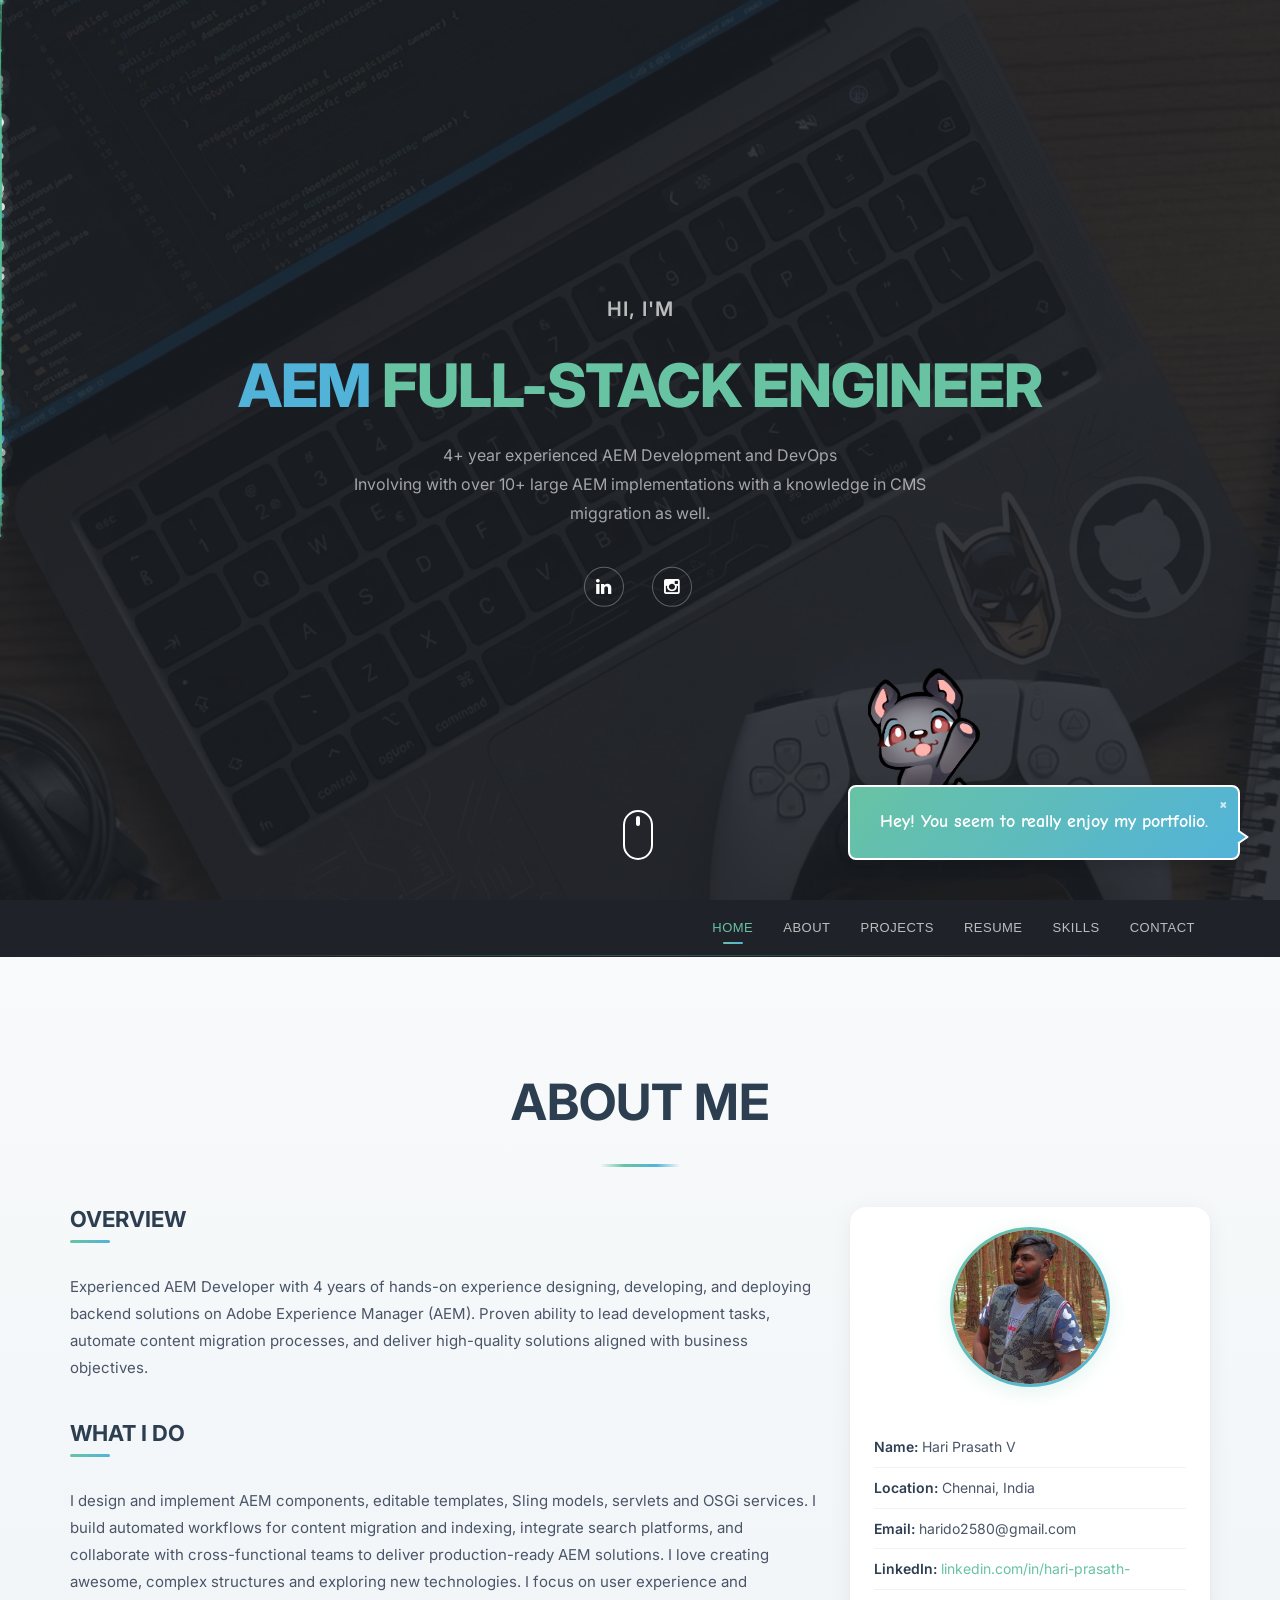
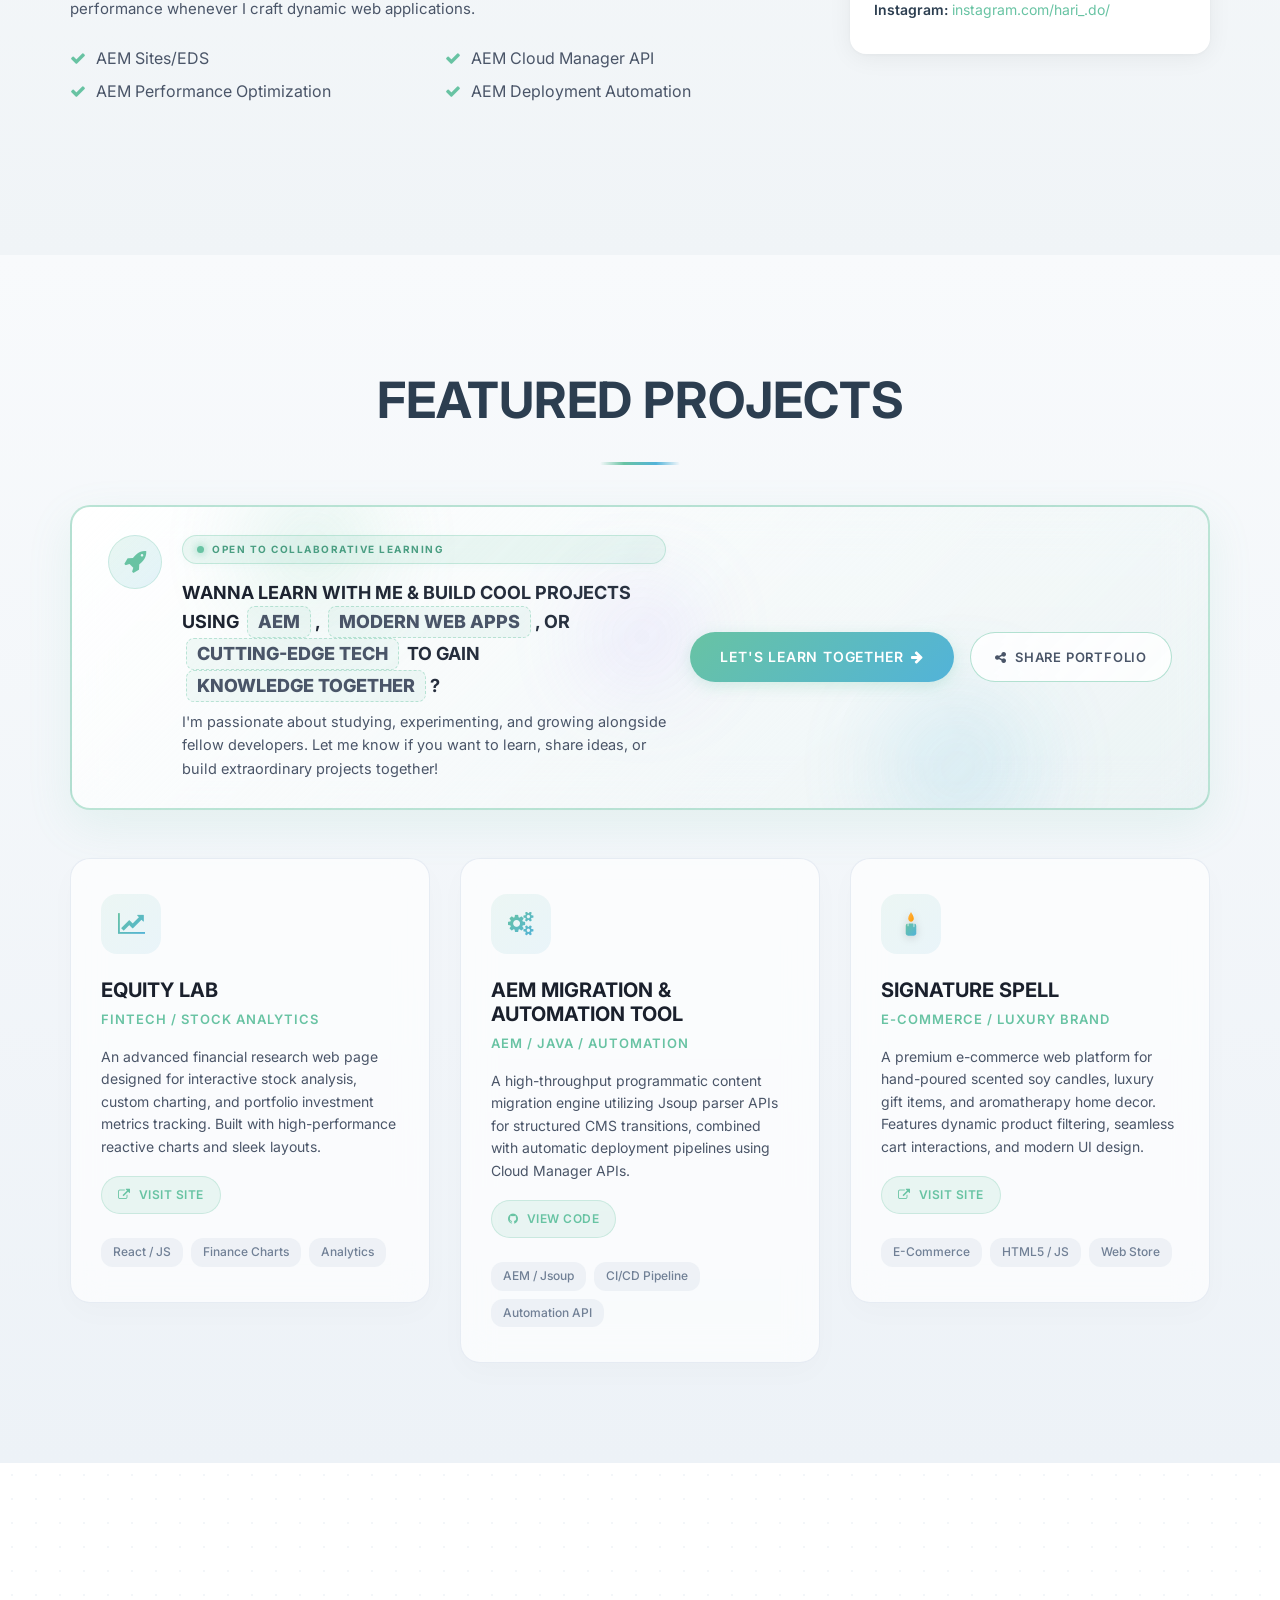
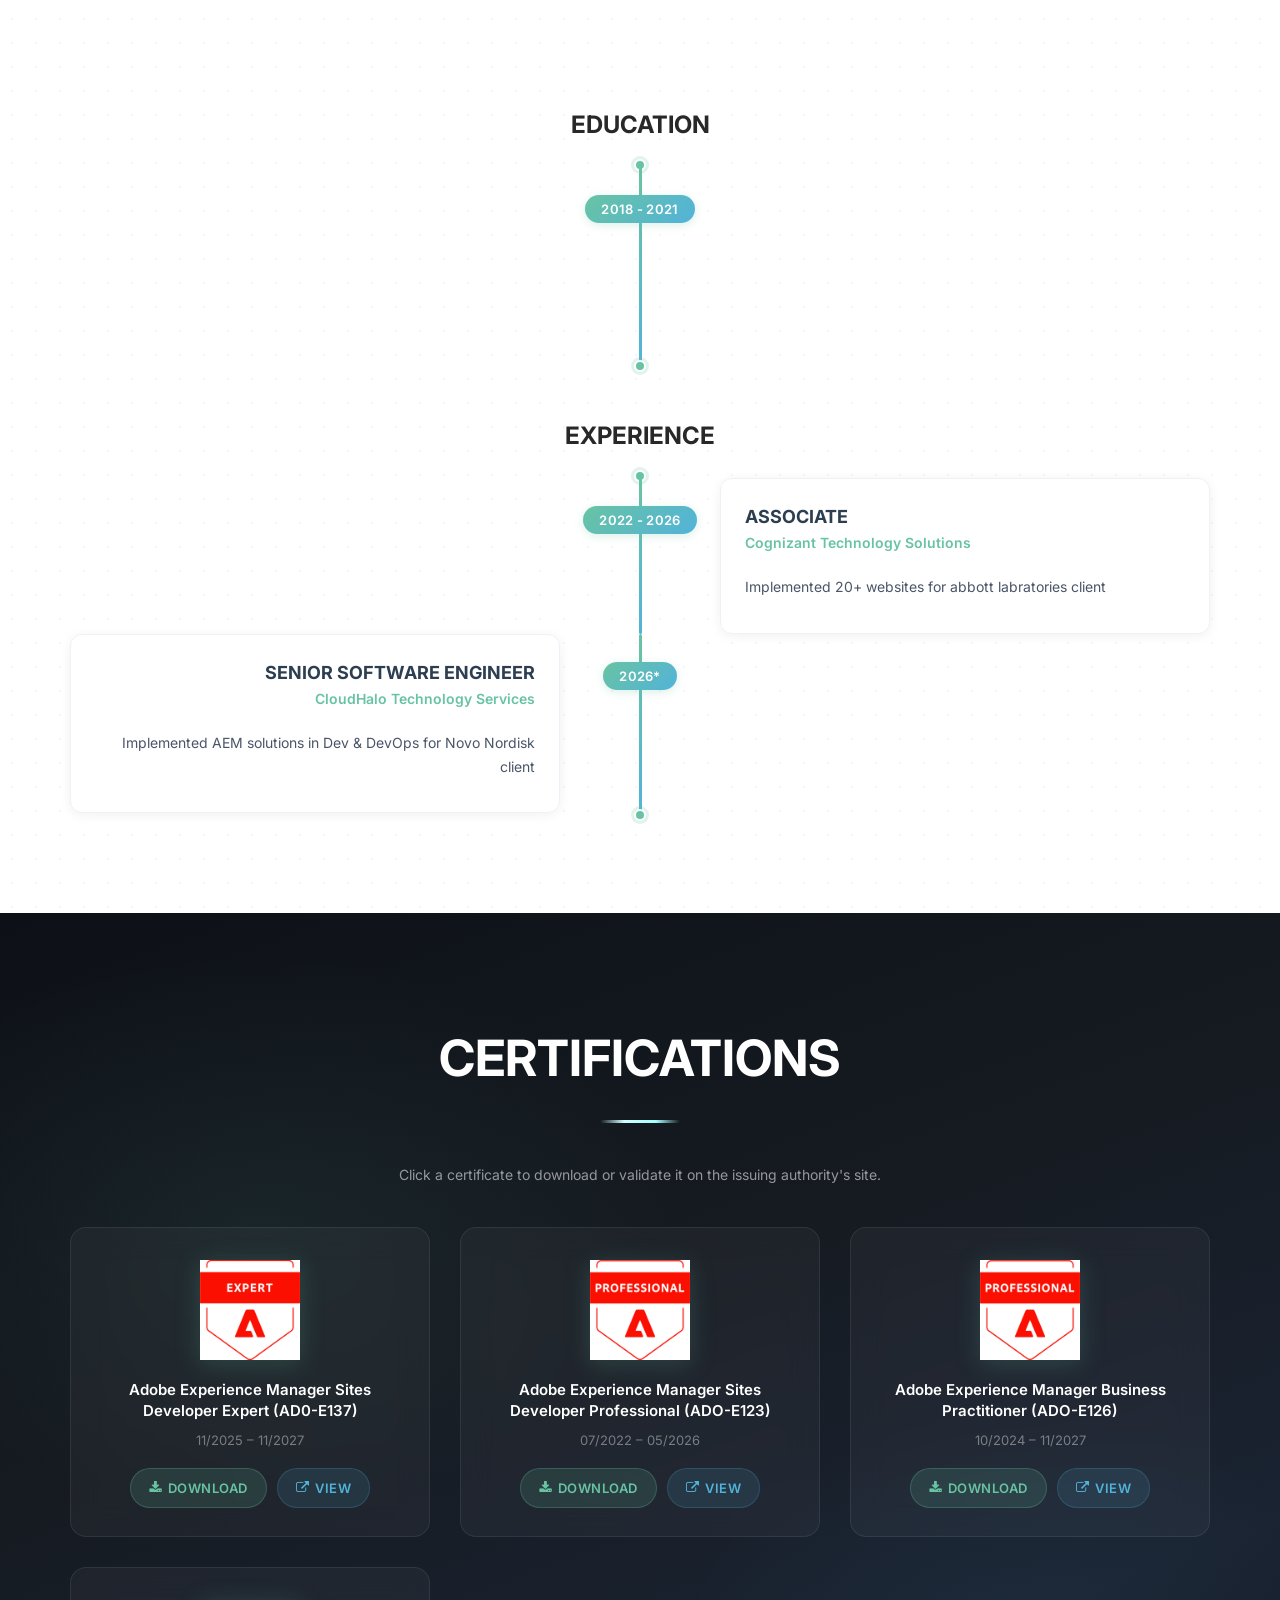
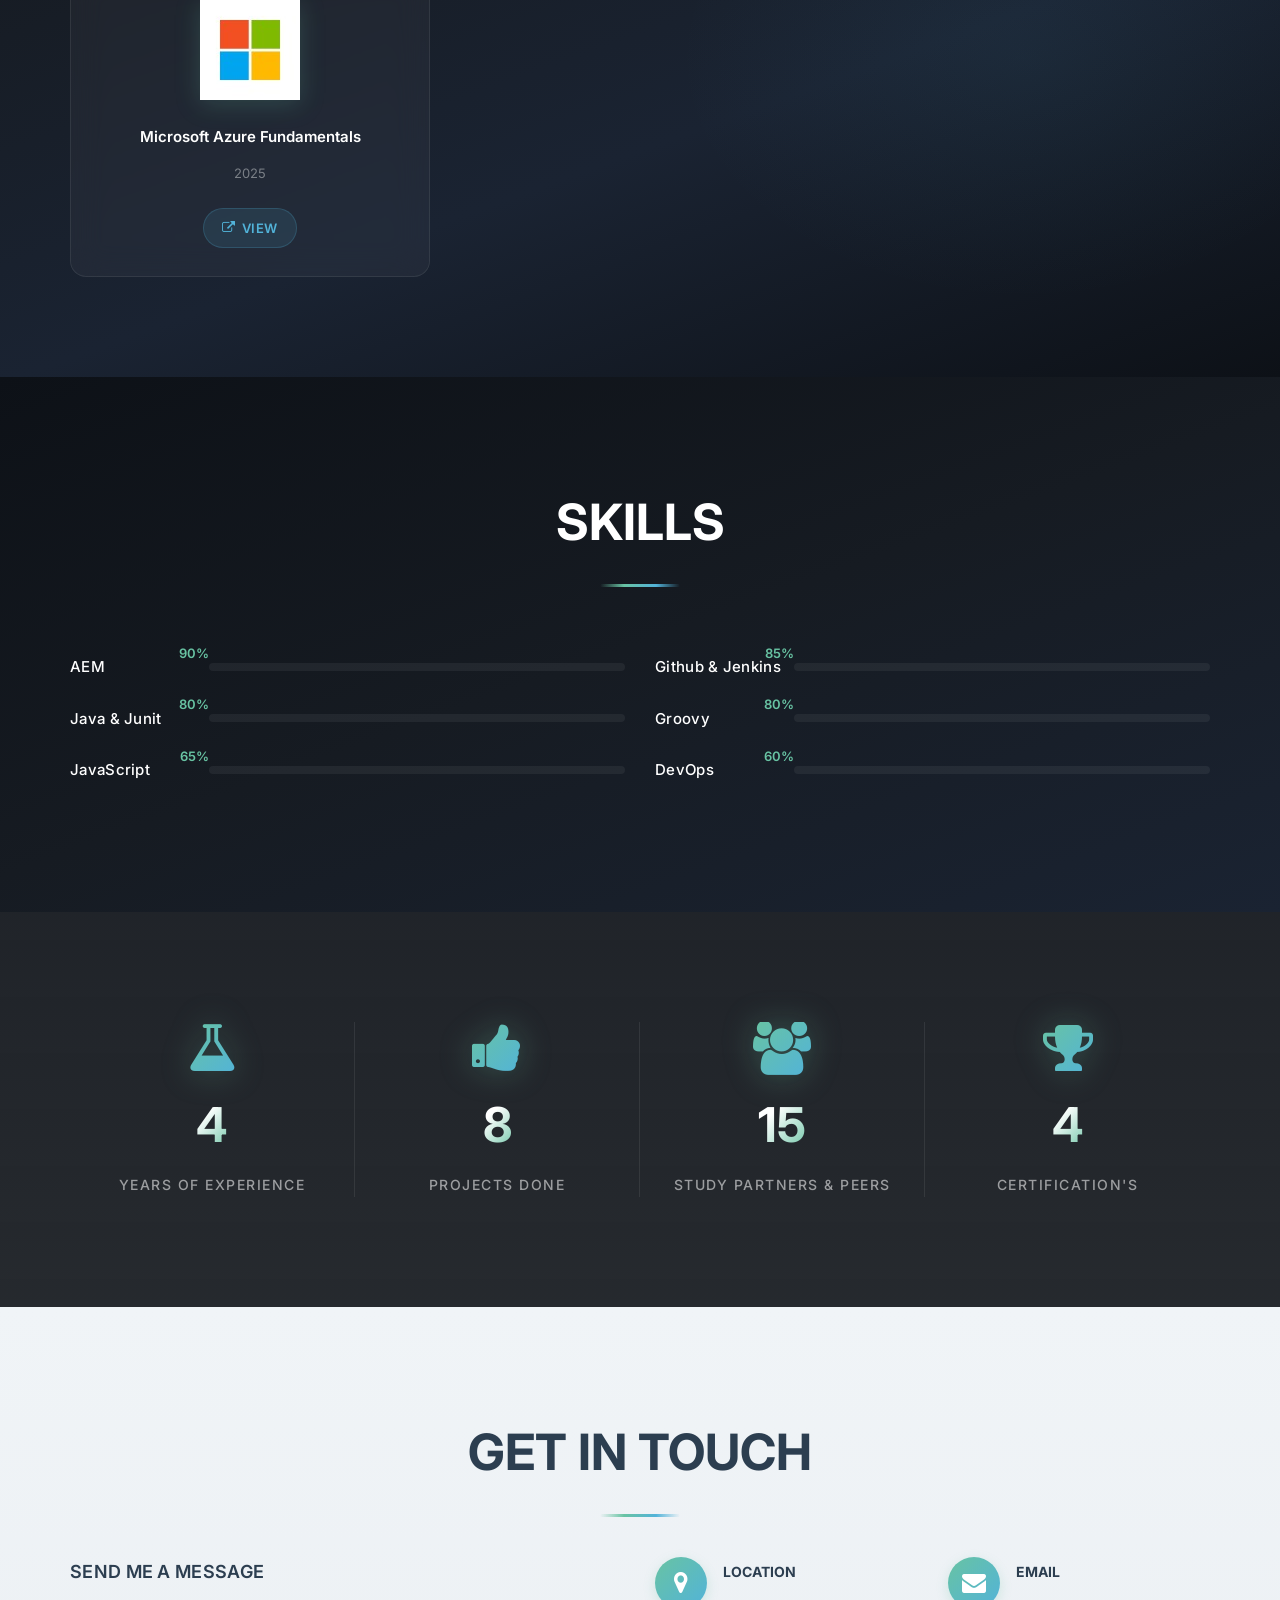
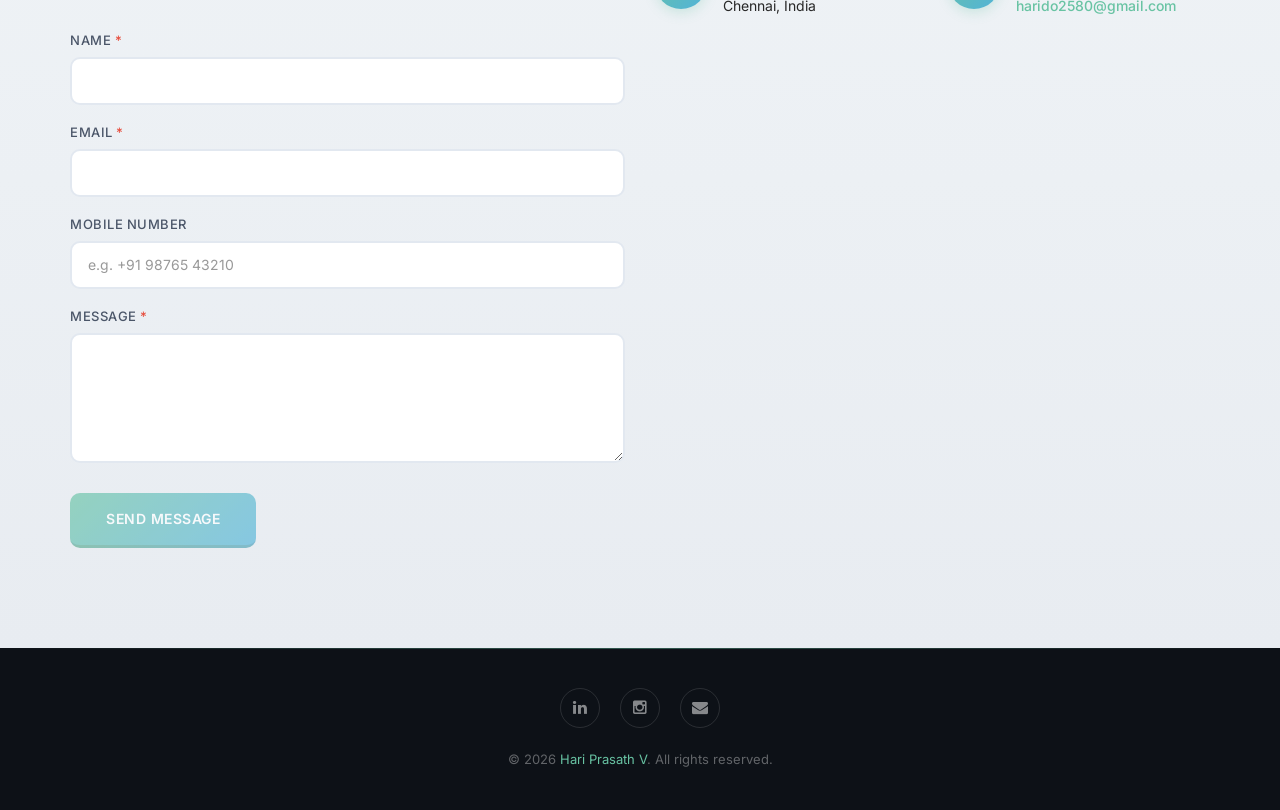
<file: index.html>
<!doctype html>
<html lang="en">
  <head>
    <meta charset="UTF-8" />
    <meta name="viewport" content="width=device-width, initial-scale=1.0" />
    <meta
      name="description"
      content="Hari Prasath V — AEM Full-Stack Engineer | 4+ years of Adobe Experience Manager development, DevOps, and CMS migration expertise."
    />
    <meta
      name="keywords"
      content="onepage, resume, CV HTML template, personal Vcard, html resume, free resume template, free HTML template, free bootstrap template, personal portfolio, free html portfolio"
    />
    <meta name="author" content="http://trendytheme.net/" />

    <title>Hari Prasath V - AEM Developer</title>

    <!-- Web Fonts -->
    <link
      href="https://fonts.googleapis.com/css2?family=Inter:wght@300;400;500;600;700;800&display=swap"
      rel="stylesheet"
    />
    <!-- Bootstrap core CSS -->
    <link
      href="assets/bootstrap/css/bootstrap.min.css"
      rel="stylesheet"
      media="screen"
    />
    <!-- Font Awesome CSS -->
    <link
      href="assets/css/font-awesome.min.css"
      rel="stylesheet"
      media="screen"
    />
    <!-- Animate css -->
    <link href="assets/css/animate.css" rel="stylesheet" />
    <!-- Magnific css -->
    <link href="assets/css/magnific-popup.css" rel="stylesheet" />
    <!-- Custom styles CSS -->
    <link href="assets/css/style.css" rel="stylesheet" media="screen" />
    <!-- Responsive CSS -->
    <link href="assets/css/responsive.css" rel="stylesheet" />
    <!-- Portfolio Popup CSS -->
    <link href="assets/css/portfolio-popup.css" rel="stylesheet" />

    <!-- HTML5 Shim and Respond.js IE8 support of HTML5 elements and media queries -->
    <!-- WARNING: Respond.js doesn't work if you view the page via file:// -->
    <!--[if lt IE 9]>
      <script src="https://oss.maxcdn.com/libs/html5shiv/3.7.0/html5shiv.js"></script>
      <script src="https://oss.maxcdn.com/libs/respond.js/1.4.2/respond.min.js"></script>
    <![endif]-->

    <link
      rel="shortcut icon"
      href="assets/images/ico/icons8-batman-ios-17-glyph-32.png"
    />
    <link
      rel="apple-touch-icon-precomposed"
      sizes="144x144"
      href="assets/images/ico/icons8-batman-ios-17-glyph-144.png"
    />
    <link
      rel="apple-touch-icon-precomposed"
      sizes="114x114"
      href="assets/images/ico/icons8-batman-ios-17-glyph-114.png"
    />
    <link
      rel="apple-touch-icon-precomposed"
      sizes="72x72"
      href="assets/images/ico/icons8-batman-ios-17-glyph-72.png"
    />
    <link
      rel="apple-touch-icon-precomposed"
      href="assets/images/ico/icons8-batman-ios-17-glyph-57.png"
    />
    <link href="assets/css/certificates.css" rel="stylesheet" />
    <link href="assets/css/theme-enhancements.css" rel="stylesheet" />
  </head>

  <body>
    <!-- Preloader -->
    <div id="tt-preloader">
      <div id="pre-status">
        <div class="preload-placeholder"></div>
      </div>
    </div>

    <!-- Home Section -->
    <section
      id="home"
      class="tt-fullHeight"
      data-stellar-vertical-offset="50"
      data-stellar-background-ratio="0.2"
    >
      <div class="intro" style="z-index: 2">
        <div class="intro-sub">Hi, I'm</div>
        <h1>AEM <span>Full-Stack Engineer</span></h1>
        <p>
          4+ year experienced AEM Development and DevOps<br />
          Involving with over 10+ large AEM implementations with a knowledge in
          CMS miggration as well.
        </p>

        <div class="social-icons">
          <ul class="list-inline">
            <li>
              <a href="https://linkedin.com/in/hari-prasath-" target="_blank"
                ><i class="fa fa-linkedin"></i
              ></a>
            </li>
            <li>
              <a href="https://www.instagram.com/hari_.do/" target="_blank"
                ><i class="fa fa-instagram"></i
              ></a>
            </li>
          </ul>
        </div>
        <!-- /.social-icons -->
      </div>

      <div class="mouse-icon" style="z-index: 2">
        <div class="wheel"></div>
      </div>
    </section>
    <!-- End Home Section -->

    <!-- Navigation -->
    <header class="header">
      <nav class="navbar navbar-custom" role="navigation">
        <div class="container">
          <div class="navbar-header">
            <button
              type="button"
              class="navbar-toggle"
              data-toggle="collapse"
              data-target="#custom-collapse"
            >
              <span class="sr-only">Toggle navigation</span>
              <span class="icon-bar"></span>
              <span class="icon-bar"></span>
              <span class="icon-bar"></span>
            </button>
          </div>

          <div class="collapse navbar-collapse" id="custom-collapse">
            <ul class="nav navbar-nav navbar-right">
              <li><a href="#home">Home</a></li>
              <li><a href="#about">About</a></li>
              <li><a href="#projects">Projects</a></li>
              <li><a href="#resume">Resume</a></li>
              <li><a href="#skills">Skills</a></li>
              <li><a href="#contact">Contact</a></li>
            </ul>
          </div>
        </div>
        <!-- .container -->
      </nav>
    </header>
    <!-- End Navigation -->

    <!-- About Section -->
    <section id="about" class="about-section section-padding">
      <div class="container">
        <h2 class="section-title wow fadeInUp">About Me</h2>

        <div class="row">
          <div class="col-md-4 col-md-push-8">
            <div class="biography">
              <div class="myphoto">
                <img src="assets/images/myphoto.jpg" alt="" />
              </div>
              <ul>
                <li><strong>Name:</strong> Hari Prasath V</li>
                <li><strong>Location:</strong> Chennai, India</li>
                <li><strong>Email:</strong> harido2580@gmail.com</li>
                <li>
                  <strong>LinkedIn:</strong>
                  <a
                    href="https://linkedin.com/in/hari-prasath-"
                    target="_blank"
                    >linkedin.com/in/hari-prasath-</a
                  >
                </li>
                <li>
                  <strong>Instagram:</strong>
                  <a href="https://instagram.com/hari_.do/" target="_blank"
                    >instagram.com/hari_.do/</a
                  >
                </li>
              </ul>
            </div>
          </div>
          <!-- col-md-4 -->

          <div class="col-md-8 col-md-pull-4">
            <div class="short-info wow fadeInUp">
              <h3>Overview</h3>
              <p>
                Experienced AEM Developer with 4 years of hands-on experience
                designing, developing, and deploying backend solutions on Adobe
                Experience Manager (AEM). Proven ability to lead development
                tasks, automate content migration processes, and deliver
                high-quality solutions aligned with business objectives.
              </p>
            </div>

            <div class="short-info wow fadeInUp">
              <h3>What I Do</h3>
              <p>
                I design and implement AEM components, editable templates, Sling
                models, servlets and OSGi services. I build automated workflows
                for content migration and indexing, integrate search platforms,
                and collaborate with cross-functional teams to deliver
                production-ready AEM solutions. I love creating awesome, complex
                structures and exploring new technologies. I focus on user experience and
                performance whenever I craft dynamic web applications.
              </p>

              <ul class="list-check">
                <li>AEM Sites/EDS</li>
                <li>AEM Cloud Manager API</li>
                <li>AEM Performance Optimization</li>
                <li>AEM Deployment Automation</li>
              </ul>
            </div>
          </div>
        </div>
        <!-- /.row -->
      </div>
      <!-- /.container -->
    </section>
    <!-- End About Section -->

    <!-- Projects Section -->
    <section id="projects" class="project-section section-padding dot-grid-bg">
      <div class="container">
        <h2 class="section-title wow fadeInUp">Featured Projects</h2>

        <!-- CTA Callout Banner -->
        <div class="project-cta-banner wow fadeInUp" data-wow-delay="0.1s">
          <!-- Animated Background Glows -->
          <div class="cta-banner-glows">
            <div class="cta-glow-1"></div>
            <div class="cta-glow-2"></div>
            <div class="cta-glow-3"></div>
          </div>

          <div class="project-cta-content">
            <div class="project-cta-icon-wrapper">
              <i class="fa fa-rocket"></i>
            </div>
            <div class="project-cta-text">
              <span class="cta-status-badge"
                ><span class="badge-dot"></span> Open to Collaborative Learning</span
              >
              <h4 class="project-cta-title">
                Wanna learn with me & build cool projects using
                <span
                  class="highlight-text option-aem"
                  data-tip="⚡ Enterprise CMS & Full-Stack"
                  >AEM</span
                >,
                <span
                  class="highlight-text option-html"
                  data-tip="🚀 Dynamic Web Apps"
                  >modern web apps</span
                >, or
                <span
                  class="highlight-text option-biz"
                  data-tip="💡 Tech Exploration"
                  >cutting-edge tech</span
                >
                to gain
                <span
                  class="highlight-text option-personal"
                  data-tip="📚 Knowledge Together"
                  >knowledge together</span
                >?
              </h4>
              <p>
                I'm passionate about studying, experimenting, and growing alongside fellow developers. Let me know if you want to learn, share ideas, or build extraordinary projects together!
              </p>
            </div>
          </div>
          <div class="project-cta-actions">
            <a href="#contact" class="project-cta-btn">
              Let's Learn Together <i class="fa fa-arrow-right"></i>
            </a>
            <div class="share-widget">
              <button
                type="button"
                class="share-btn"
                id="sharePageBtn"
                title="Share this portfolio"
              >
                <i class="fa fa-share-alt"></i> Share Portfolio
              </button>
              <div class="share-dropdown" id="shareDropdown">
                <a
                  href="javascript:void(0);"
                  class="share-opt copy-link-opt"
                  id="copyLinkBtn"
                >
                  <i class="fa fa-link"></i> Copy Link
                </a>
                <a
                  href="javascript:void(0);"
                  class="share-opt whatsapp-opt"
                  id="shareWhatsAppBtn"
                  target="_blank"
                >
                  <svg
                    class="share-svg-icon"
                    viewBox="0 0 448 512"
                    fill="currentColor"
                    width="16"
                    height="16"
                  >
                    <path
                      d="M380.9 97.1C339 55.1 283.2 32 223.9 32c-122.4 0-222 99.6-222 222 0 39.1 10.2 77.3 29.6 111L0 480l117.7-30.9c32.4 17.7 68.9 27 106.1 27h.1c122.3 0 224.1-99.6 224.1-222 0-59.3-25.2-115-67.1-157zm-157 341.6c-33.2 0-65.7-8.9-94-25.7l-6.7-4-69.8 18.3L72 359.2l-4.4-7c-18.5-29.4-28.2-63.3-28.2-98.2 0-101.7 82.8-184.5 184.6-184.5 49.3 0 95.6 19.2 130.4 54.1 34.8 34.9 56.2 81.2 56.1 130.5 0 101.8-84.9 184.6-186.6 184.6zm101.2-138.2c-5.5-2.8-32.8-16.2-37.9-18-5.1-1.9-8.8-2.8-12.5 2.8-3.7 5.6-14.3 18-17.6 21.8-3.2 3.7-6.5 4.2-12 1.4-32.6-16.3-54-29.1-75.5-66-5.7-9.8 5.7-9.1 16.3-30.3 1.8-3.7.9-6.9-.5-9.7-1.4-2.8-12.5-30.1-17.1-41.2-4.5-10.8-9.1-9.3-12.5-9.5-3.2-.2-6.9-.2-10.6-.2-3.7 0-9.7 1.4-14.8 6.9-5.1 5.6-19.4 19-19.4 46.3 0 27.3 19.9 53.7 22.6 57.4 2.8 3.7 39.1 59.7 94.8 83.8 35.2 15.2 49 16.5 66.6 13.9 10.7-1.6 32.8-13.4 37.4-26.4 4.6-13 4.6-24.1 3.2-26.4-1.3-2.5-5-3.9-10.5-6.6z"
                    />
                  </svg>
                  WhatsApp
                </a>
                <a
                  href="javascript:void(0);"
                  class="share-opt linkedin-opt"
                  id="shareLinkedInBtn"
                  target="_blank"
                >
                  <i class="fa fa-linkedin"></i> LinkedIn
                </a>
                <a
                  href="javascript:void(0);"
                  class="share-opt twitter-opt"
                  id="shareTwitterBtn"
                  target="_blank"
                >
                  <i class="fa fa-twitter"></i> X (Twitter)
                </a>
              </div>
            </div>
          </div>
        </div>

        <div class="project-cards-grid">
          <!-- Project Card 1: Equity Lab -->
          <div class="project-card-wrapper">
            <div class="project-card" data-tilt>
              <div class="card-glow"></div>
              <div class="project-icon-box">
                <i class="fa fa-line-chart"></i>
              </div>
              <div class="project-info">
                <h3 class="project-name">Equity Lab</h3>
                <p class="project-tag">FinTech / Stock Analytics</p>
                <p class="project-desc">
                  An advanced financial research web page designed for
                  interactive stock analysis, custom charting, and portfolio
                  investment metrics tracking. Built with high-performance
                  reactive charts and sleek layouts.
                </p>
                <div class="project-actions">
                  <a
                    href="https://nandheswara.github.io/stock-analysis/index.html"
                    target="_blank"
                    class="project-btn project-btn-primary"
                  >
                    <i class="fa fa-external-link"></i> Visit Site
                  </a>
                </div>
              </div>
              <div class="project-footer">
                <span class="project-tech">React / JS</span>
                <span class="project-tech">Finance Charts</span>
                <span class="project-tech">Analytics</span>
              </div>
            </div>
          </div>

          <!-- Project Card 2: AEM Migration & Automation Tool -->
          <div class="project-card-wrapper">
            <div class="project-card" data-tilt>
              <div class="card-glow"></div>
              <div class="project-icon-box">
                <i class="fa fa-cogs"></i>
              </div>
              <div class="project-info">
                <h3 class="project-name">AEM Migration & Automation Tool</h3>
                <p class="project-tag">AEM / Java / Automation</p>
                <p class="project-desc">
                  A high-throughput programmatic content migration engine
                  utilizing Jsoup parser APIs for structured CMS transitions,
                  combined with automatic deployment pipelines using Cloud
                  Manager APIs.
                </p>
                <div class="project-actions">
                  <a
                    href="https://github.com/HariDoo/Carry_Bag_AEM_Project"
                    target="_blank"
                    class="project-btn project-btn-primary"
                  >
                    <i class="fa fa-github"></i> View Code
                  </a>
                </div>
              </div>
              <div class="project-footer">
                <span class="project-tech">AEM / Jsoup</span>
                <span class="project-tech">CI/CD Pipeline</span>
                <span class="project-tech">Automation API</span>
              </div>
            </div>
          </div>

          <!-- Project Card 3: Signature Spell -->
          <div class="project-card-wrapper">
            <div class="project-card" data-tilt>
              <div class="card-glow"></div>
              <div class="project-icon-box">
                <svg class="project-card-svg-icon" viewBox="0 0 24 24" width="28" height="28" fill="none" xmlns="http://www.w3.org/2000/svg">
                  <defs>
                    <linearGradient id="candleGrad" x1="0%" y1="0%" x2="100%" y2="100%">
                      <stop offset="0%" stop-color="#68c3a3" />
                      <stop offset="100%" stop-color="#52b3d9" />
                    </linearGradient>
                    <linearGradient id="flameGrad" x1="0%" y1="0%" x2="100%" y2="100%">
                      <stop offset="0%" stop-color="#ffb74d" />
                      <stop offset="100%" stop-color="#ff9800" />
                    </linearGradient>
                  </defs>
                  <!-- Flame -->
                  <path d="M12 1.8C11.2 3.3 9.6 5.2 9.6 7.3C9.6 9 10.7 10 12 10C13.3 10 14.4 9 14.4 7.3C14.4 5.2 12.8 3.3 12 1.8Z" fill="url(#flameGrad)"/>
                  <!-- Wick -->
                  <line x1="12" y1="9.5" x2="12" y2="11.5" stroke="url(#candleGrad)" stroke-width="1.6" stroke-linecap="round"/>
                  <!-- Candle Body -->
                  <rect x="7.5" y="11.5" width="9" height="10.5" rx="2" fill="url(#candleGrad)"/>
                  <!-- Wax Accent Lines -->
                  <path d="M9.5 11.5V13.5M14.5 11.5V14.2" stroke="#ffffff" stroke-width="1" stroke-linecap="round" opacity="0.6"/>
                </svg>
              </div>
              <div class="project-info">
                <h3 class="project-name">Signature Spell</h3>
                <p class="project-tag">E-Commerce / Luxury Brand</p>
                <p class="project-desc">
                  A premium e-commerce web platform for hand-poured scented soy candles, luxury gift items, and aromatherapy home decor. Features dynamic product filtering, seamless cart interactions, and modern UI design.
                </p>
                <div class="project-actions">
                  <a
                    href="https://signaturespell.in/index.html"
                    target="_blank"
                    class="project-btn project-btn-primary"
                  >
                    <i class="fa fa-external-link"></i> Visit Site
                  </a>
                </div>
              </div>
              <div class="project-footer">
                <span class="project-tech">E-Commerce</span>
                <span class="project-tech">HTML5 / JS</span>
                <span class="project-tech">Web Store</span>
              </div>
            </div>
          </div>
        </div>
      </div>
    </section>
    <!-- End Projects Section -->

    <!-- Resume Section -->
    <section id="resume" class="resume-section section-padding dot-grid-bg">
      <div class="container">
        <h2 class="section-title wow fadeInUp">Resume</h2>
        <div class="row">
          <div class="col-md-12">
            <div class="resume-title">
              <h3>Education</h3>
            </div>
            <div class="resume">
              <ul class="timeline">
                <li>
                  <div class="posted-date">
                    <span class="month">2018 - 2021</span>
                  </div>

                  <div class="timeline-panel wow fadeInUp">
                    <div class="timeline-content">
                      <div class="timeline-heading">
                        <h3>
                          Bachelor’s in Electronics and Communication
                          Engineering
                        </h3>
                      </div>

                      <div class="timeline-body">
                        <p>
                          I have completed Engineering degree from Vel Tech
                          HighTech Dr.Rangarajan Dr.Sakunthala Engineering
                          College with a GPA of 7.7.
                        </p>
                        <p>Chennai</p>
                      </div>
                    </div>
                  </div>
                </li>
              </ul>
            </div>
          </div>
        </div>
        <!-- /row -->

        <div class="row">
          <div class="col-md-12">
            <div class="resume-title">
              <h3>Experience</h3>
            </div>
            <div class="resume">
              <ul class="timeline">
                <li class="timeline-inverted">
                  <div class="posted-date">
                    <span class="month">2022 - 2026</span>
                  </div>

                  <div class="timeline-panel wow fadeInUp">
                    <div class="timeline-content">
                      <div class="timeline-heading">
                        <h3>Associate</h3>
                        <span>Cognizant Technology Solutions</span>
                      </div>
                      <div class="timeline-body">
                        <p>
                          Implemented 20+ websites for abbott labratories client
                        </p>
                      </div>
                    </div>
                  </div>
                </li>
              </ul>
              <ul class="timeline">
                <li>
                  <div class="posted-date">
                    <span class="month">2026*</span>
                  </div>

                  <div class="timeline-panel wow fadeInUp">
                    <div class="timeline-content">
                      <div class="timeline-heading">
                        <h3>Senior Software Engineer</h3>
                        <span>CloudHalo Technology Services</span>
                      </div>
                      <div class="timeline-body">
                        <p>
                          Implemented AEM solutions in Dev & DevOps for Novo
                          Nordisk client
                        </p>
                      </div>
                    </div>
                  </div>
                </li>
              </ul>
            </div>
          </div>
        </div>
        <!-- /row -->
      </div>
      <!-- /.container -->
    </section>
    <!-- End Resume Section -->

    <!-- Certificates Section -->
    <section id="certificates" class="cert-section section-padding">
      <canvas id="cert-particles-canvas"></canvas>
      <div class="container">
        <h2 class="section-title wow fadeInUp">Certifications</h2>
        <p class="text-center">
          Click a certificate to download or validate it on the issuing
          authority's site.
        </p>

        <div class="cert-cards-grid">
          <!-- Card 1 -->
          <div class="cert-card-wrapper">
            <div class="cert-card" data-tilt>
              <div class="card-glow"></div>
              <img
                src="assets/certificates/expert-badge.png"
                alt="AD0-E137"
                class="cert-badge"
              />
              <h5 class="cert-title">
                Adobe Experience Manager Sites Developer Expert (AD0-E137)
              </h5>
              <p class="cert-date">11/2025 – 11/2027</p>
              <div class="cert-actions">
                <a
                  href="#"
                  class="cert-btn cert-btn-download"
                  onclick="
                    openImage(
                      'assets/certificates/adobecertifiedexpertadobeexperiencemanagersitesdeveloper-20251108.pdf',
                    );
                    return false;
                  "
                >
                  <i class="fa fa-download"></i> Download
                </a>
                <a
                  href="https://certification.adobe.com/credential/verify/05f869da-bd19-11f0-8ca0-42010a400fd3"
                  target="_blank"
                  class="cert-btn cert-btn-view"
                >
                  <i class="fa fa-external-link"></i> View
                </a>
              </div>
            </div>
          </div>

          <!-- Card 2 -->
          <div class="cert-card-wrapper">
            <div class="cert-card" data-tilt>
              <div class="card-glow"></div>
              <img
                src="assets/certificates/professional-badge.png"
                alt="ADO-E123"
                class="cert-badge"
              />
              <h5 class="cert-title">
                Adobe Experience Manager Sites Developer Professional (ADO-E123)
              </h5>
              <p class="cert-date">07/2022 – 05/2026</p>
              <div class="cert-actions">
                <a
                  href="#"
                  class="cert-btn cert-btn-download"
                  onclick="
                    openImage(
                      'assets/certificates/adobecertifiedprofessionaladobeexperiencemanagersitesdeveloper-20220715.pdf',
                    );
                    return false;
                  "
                >
                  <i class="fa fa-download"></i> Download
                </a>
                <a
                  href="https://certification.adobe.com/credential/verify/b9e450d4-a8f3-44b2-a4e7-af103e398b40"
                  target="_blank"
                  class="cert-btn cert-btn-view"
                >
                  <i class="fa fa-external-link"></i> View
                </a>
              </div>
            </div>
          </div>

          <!-- Card 3 -->
          <div class="cert-card-wrapper">
            <div class="cert-card" data-tilt>
              <div class="card-glow"></div>
              <img
                src="assets/certificates/professional-badge.png"
                alt="ADO-E126"
                class="cert-badge"
              />
              <h5 class="cert-title">
                Adobe Experience Manager Business Practitioner (ADO-E126)
              </h5>
              <p class="cert-date">10/2024 – 11/2027</p>
              <div class="cert-actions">
                <a
                  href="#"
                  class="cert-btn cert-btn-download"
                  onclick="
                    openImage(
                      'assets/certificates/adobecertifiedprofessionaladobeexperiencemanagerbusinesspractitioner-20241004.pdf',
                    );
                    return false;
                  "
                >
                  <i class="fa fa-download"></i> Download
                </a>
                <a
                  href="https://certification.adobe.com/credential/verify/aa346db1-6a1b-4198-be83-8be9525703e5"
                  target="_blank"
                  class="cert-btn cert-btn-view"
                >
                  <i class="fa fa-external-link"></i> View
                </a>
              </div>
            </div>
          </div>

          <!-- Card 4 -->
          <div class="cert-card-wrapper">
            <div class="cert-card" data-tilt>
              <div class="card-glow"></div>
              <img
                src="assets/certificates/microsoft_logo.jpeg"
                alt="Microsoft Azure Fundamentals"
                class="cert-badge"
              />
              <h5 class="cert-title">Microsoft Azure Fundamentals</h5>
              <p class="cert-date">2025</p>
              <div class="cert-actions">
                <a
                  href="https://www.credly.com/badges/c05cecb8-c29f-46e5-8cc1-df67ef5460ab/linked_in_profile"
                  target="_blank"
                  class="cert-btn cert-btn-view"
                >
                  <i class="fa fa-external-link"></i> View
                </a>
              </div>
            </div>
          </div>
        </div>
      </div>
    </section>

    <!-- Skills Section -->
    <section id="skills" class="skills-section section-padding">
      <div class="container">
        <h2 class="section-title wow fadeInUp">Skills</h2>

        <div class="row">
          <div class="col-md-6">
            <div class="skill-progress">
              <div class="skill-title"><h3>AEM</h3></div>
              <div class="progress">
                <div
                  class="progress-bar six-sec-ease-in-out"
                  role="progressbar"
                  aria-valuenow="90"
                  aria-valuemin="0"
                  aria-valuemax="100"
                >
                  <span>90%</span>
                </div>
              </div>
            </div>

            <div class="skill-progress">
              <div class="skill-title"><h3>Java & Junit</h3></div>
              <div class="progress">
                <div
                  class="progress-bar six-sec-ease-in-out"
                  role="progressbar"
                  aria-valuenow="80"
                  aria-valuemin="0"
                  aria-valuemax="100"
                >
                  <span>80%</span>
                </div>
              </div>
            </div>

            <div class="skill-progress">
              <div class="skill-title"><h3>JavaScript</h3></div>
              <div class="progress">
                <div
                  class="progress-bar six-sec-ease-in-out"
                  role="progressbar"
                  aria-valuenow="75"
                  aria-valuemin="0"
                  aria-valuemax="100"
                >
                  <span>65%</span>
                </div>
              </div>
            </div>
          </div>

          <div class="col-md-6">
            <div class="skill-progress">
              <div class="skill-title"><h3>Github & Jenkins</h3></div>
              <div class="progress">
                <div
                  class="progress-bar six-sec-ease-in-out"
                  role="progressbar"
                  aria-valuenow="85"
                  aria-valuemin="0"
                  aria-valuemax="100"
                >
                  <span>85%</span>
                </div>
              </div>
            </div>

            <div class="skill-progress">
              <div class="skill-title"><h3>Groovy</h3></div>
              <div class="progress">
                <div
                  class="progress-bar six-sec-ease-in-out"
                  role="progressbar"
                  aria-valuenow="80"
                  aria-valuemin="0"
                  aria-valuemax="100"
                >
                  <span>80%</span>
                </div>
              </div>
            </div>

            <div class="skill-progress">
              <div class="skill-title"><h3>DevOps</h3></div>
              <div class="progress">
                <div
                  class="progress-bar six-sec-ease-in-out"
                  role="progressbar"
                  aria-valuenow="60"
                  aria-valuemin="0"
                  aria-valuemax="100"
                >
                  <span>60%</span>
                </div>
              </div>
            </div>
          </div>
        </div>
      </div>
      <!-- /.container -->
    </section>
    <!-- End Skills Section -->

    <!-- Facts Section -->
    <section
      id="facts"
      class="facts-section text-center"
      data-stellar-vertical-offset="50"
      data-stellar-background-ratio="0.2"
    >
      <div class="tt-overlay-bg">
        <div class="container">
          <div class="row">
            <div class="col-md-12">
              <div class="count-wrap">
                <div class="col-sm-3 col-xs-6">
                  <i class="fa fa-flask"></i>
                  <h3 class="timer">4</h3>
                  <p>Years of Experience</p>
                </div>
                <div class="col-sm-3 col-xs-6">
                  <i class="fa fa-thumbs-up"></i>
                  <h3 class="timer">8</h3>
                  <p>Projects Done</p>
                </div>
                <div class="col-sm-3 col-xs-6">
                  <i class="fa fa-users"></i>
                  <h3 class="timer">15</h3>
                  <p>Study Partners & Peers</p>
                </div>
                <div class="col-sm-3 col-xs-6">
                  <i class="fa fa-trophy"></i>
                  <h3 class="timer">4</h3>
                  <p>Certification's</p>
                </div>
              </div>
              <!-- /count-wrap -->
            </div>
            <!-- /.col-md-12 -->
          </div>
          <!-- /.row -->
        </div>
        <!-- /.container -->
      </div>
    </section>
    <!-- End Facts Section -->
    <!-- Contact Section -->
    <section id="contact" class="contact-section section-padding">
      <div class="container">
        <h2 class="section-title wow fadeInUp">Get in touch</h2>

        <div class="row">
          <div class="col-md-6">
            <div class="contact-form">
              <strong>Send me a message</strong>
              <!-- Formspree Form -->
              <form
                name="contact-form"
                id="contactForm"
                action="https://formspree.io/f/mjgdyoll"
                method="POST"
                accept-charset="UTF-8"
                novalidate
              >
                <!-- Honeypot field to reduce spam -->
                <input type="text" name="_subject" style="display: none" />
                <div class="form-group">
                  <label for="name"
                    >Name <span style="color: #e74c3c">*</span></label
                  >
                  <input
                    type="text"
                    name="name"
                    class="form-control"
                    id="name"
                    required=""
                  />
                  <span
                    class="error-msg"
                    id="nameError"
                    style="
                      color: #e74c3c;
                      display: none;
                      font-size: 12px;
                      margin-top: 5px;
                      font-weight: 500;
                    "
                  ></span>
                </div>
                <div class="form-group">
                  <label for="email"
                    >Email <span style="color: #e74c3c">*</span></label
                  >
                  <input
                    type="email"
                    name="email"
                    class="form-control"
                    id="email"
                    required=""
                  />
                  <span
                    class="error-msg"
                    id="emailError"
                    style="
                      color: #e74c3c;
                      display: none;
                      font-size: 12px;
                      margin-top: 5px;
                      font-weight: 500;
                    "
                  ></span>
                </div>
                <div class="form-group">
                  <label for="mobile">Mobile Number</label>
                  <input
                    type="tel"
                    name="mobile"
                    class="form-control"
                    id="mobile"
                    placeholder="e.g. +91 98765 43210"
                  />
                </div>
                <div class="form-group">
                  <label for="message"
                    >Message <span style="color: #e74c3c">*</span></label
                  >
                  <textarea
                    name="message"
                    class="form-control"
                    id="message"
                    rows="5"
                    required=""
                  ></textarea>
                </div>
                <button
                  type="submit"
                  name="submit"
                  class="btn btn-primary"
                  disabled
                >
                  Send Message
                </button>
              </form>
            </div>
            <!-- /.contact-form -->
          </div>
          <!-- /.col-md-6 -->

          <div class="col-md-6">
            <div class="row center-xs">
              <div class="col-sm-6">
                <i class="fa fa-map-marker"></i>
                <address>
                  <strong>Location</strong>
                  Chennai, India<br />
                </address>
              </div>

              <div class="col-sm-6">
                <i class="fa fa-envelope"></i>
                <address>
                  <strong>Email</strong>
                  <a href="mailto:harido2580@gmail.com">harido2580@gmail.com</a>
                </address>
              </div>
            </div>
          </div>
        </div>
        <!-- /.row -->
      </div>
      <!-- /.container -->
    </section>
    <!-- End Contact Section -->

    <!-- Footer -->
    <footer class="site-footer">
      <div class="container">
        <div class="footer-social">
          <a
            href="https://linkedin.com/in/hari-prasath-"
            target="_blank"
            aria-label="LinkedIn"
            ><i class="fa fa-linkedin"></i
          ></a>
          <a
            href="https://www.instagram.com/hari_.do/"
            target="_blank"
            aria-label="Instagram"
            ><i class="fa fa-instagram"></i
          ></a>
          <a href="mailto:harido2580@gmail.com" aria-label="Email"
            ><i class="fa fa-envelope"></i
          ></a>
        </div>
        <p class="footer-text">
          &copy; 2026 <span>Hari Prasath V</span>. All rights reserved.
        </p>
      </div>
    </footer>

    <!-- Scroll-up -->
    <div class="scroll-up">
      <a href="#home"><i class="fa fa-angle-up"></i></a>
    </div>

    <!-- Javascript files -->
    <script src="assets/js/jquery.js"></script>
    <script src="assets/bootstrap/js/bootstrap.min.js"></script>
    <script src="assets/js/jquery.stellar.min.js"></script>
    <script src="assets/js/jquery.sticky.js"></script>
    <script src="assets/js/wow.min.js"></script>
    <script src="assets/js/jquery.inview.min.js"></script>
    <script src="assets/js/jquery.magnific-popup.min.js"></script>
    <script src="assets/js/scripts.js?v=3"></script>
    <script>
      function openImage(src) {
        window.open(src, "_blank");
      }
    </script>
    <script src="assets/js/cursor-particles.js"></script>
    <script src="assets/js/cert-cards.js"></script>
    <script src="assets/js/dot-grid-particles.js"></script>

    <!-- Portfolio Popup HTML -->
    <div class="portfolio-popup is-hover-none js-portfolio-popup">
      <div class="message js-message">
        <div class="boy">
          <div class="variant is-hi">
            <div class="body"></div>
            <div class="arm js-boy-arm"></div>
          </div>
          <div class="variant is-yay"></div>
          <div class="variant is-shrugging"></div>
        </div>
        <div class="bubble">
          <button class="journey-minimize js-minimize" aria-label="Minimize">&times;</button>
          <div class="text">Hey! You seem to really enjoy my portfolio.</div>
          <div class="tip"></div>
        </div>
      </div>
      <div class="message js-message">
        <div class="bubble">
          <button class="journey-minimize js-minimize" aria-label="Minimize">&times;</button>
          <div class="text">
            Would you like to learn how to create cool websites like this?
          </div>
          <div class="tip"></div>
        </div>
      </div>
      <div class="message js-message is-answers">
        <a href="#" class="answer is-no js-no">
          <span class="background"></span>
          <span class="hover"></span>
          <span class="label">Nah, I'm good</span>
        </a>
        <a
          href="https://threejs-journey.com?c=p2"
          target="_blank"
          rel="noopener"
          class="answer is-yes js-yes"
        >
          <span class="background"></span>
          <span class="hover"></span>
          <span class="label">Yes, teach me!</span>
        </a>
      </div>
      <div class="message js-message">
        <div class="bubble">
          <button class="journey-minimize js-minimize" aria-label="Minimize">&times;</button>
          <div class="text">
            Alright then.<br />Have fun and try not to break my portfolio!
          </div>
          <div class="tip"></div>
        </div>
      </div>
    </div>

    <!-- Floating Action Button for minimized state -->
    <div class="portfolio-popup-fab js-portfolio-popup-fab" aria-label="Restore chat">
      <i class="fa fa-commenting-o"></i>
    </div>

    <!-- Portfolio Popup Script -->
    <script src="assets/js/portfolio-popup.js"></script>
  </body>
</html>
</file>
<file: assets/css/style.css>
/*
    Author: TrendyTheme
    Template: I AM X
    Version: 1.2
    URL: http://demo.trendytheme.net/iamx/html
*/

/*
====================================
------------------------------------
    1. General
    2. Typography
    3. Home
    4. Navigation
    5. About
    6. Video
    7. Resume
    8. Skill
    9. Chart
    10. Work
    11. Facts
    12. Blog
    13. Hire
    14. Contact
    15. Footer
-------------------------------------
=====================================
*/

body {
  font-family: "Roboto", sans-serif;
  line-height: 28px;
  font-weight: 300;
  font-size: 14px;
  color: #282828;
  background-color: #fff;
  -webkit-text-size-adjust: 100%;
  -webkit-overflow-scrolling: touch;
  -webkit-font-smoothing: antialiased !important;
}

body,
html {
  overflow-x: hidden;
}

/* Link style
---------------------------------------------------------*/
a {
  color: #68c3a3;
}
a,
a > * {
  outline: none;
  cursor: pointer;
  text-decoration: none;
}
a:focus,
a:hover {
  outline: none;
  color: #333333;
  text-decoration: none;
}

/* Transition elsements
-------------------------------------------------------- */
.navbar a,
.form-control {
  -webkit-transition: all 0.4s ease-in-out 0s;
  -moz-transition: all 0.4s ease-in-out 0s;
  -ms-transition: all 0.4s ease-in-out 0s;
  -o-transition: all 0.4s ease-in-out 0s;
  transition: all 0.4s ease-in-out 0s;
}

a,
.btn {
  -webkit-transition: all 0.125s ease-in-out 0s;
  -moz-transition: all 0.125s ease-in-out 0s;
  -ms-transition: all 0.125s ease-in-out 0s;
  -o-transition: all 0.125s ease-in-out 0s;
  transition: all 0.125s ease-in-out 0s;
}

/* Reset box-shadow
/* ------------------------------------------------------ */

.btn,
.form-control,
.form-control:hover,
.form-control:focus,
.navbar-custom .dropdown-menu {
  -webkit-box-shadow: none;
  box-shadow: none;
}

/* === Typography === */

h1,
h2,
h3,
h4,
h5,
h6 {
  font-weight: 700;
  margin: 0;
  text-transform: uppercase;
}

h1 {
  font-size: 36px;
  line-height: 36px;
}

h2 {
  font-size: 30px;
  line-height: 30px;
}

h3 {
  font-size: 24px;
  line-height: 24px;
}

h4 {
  font-size: 18px;
}

h5 {
  font-size: 14px;
}

h6 {
  font-size: 12px;
}

/* === FORM STYLE === */
.form-control {
  height: 45px;
  background-color: #f7f7f7;
  border: 1px solid #e8e8e8;
  border-radius: 0;
  box-shadow: none;
}

.form-control:focus {
  border-color: #68c3a3;
  box-shadow: none;
}

/* Alert Style
-----------------------------------------------------*/
.alert {
  padding: 10px 15px;
  margin-top: 20px;
  margin-bottom: 20px;
  border-radius: 0;
}

.alert strong {
  display: inline-block !important;
  margin: 0 !important;
}

/* BUTTON STYLE
-----------------------------------------------------*/
/*common-btn*/
.btn {
  border: 0;
  border-bottom: 3px solid;
  font-weight: 700;
  text-transform: uppercase;
  line-height: 28px;
  padding: 9px 22px;
}

/*large-btn*/
.btn-lg,
.btn-group-lg > .btn {
  padding: 14px 20px;
  font-size: 14px;
  border-radius: 4px;
}

/*btn-primary*/
.btn-primary {
  background-color: #68c3a3;
  border-color: rgba(51, 51, 51, 0.15);
}

.btn-primary:hover,
.btn-primary:focus,
.btn-primary.focus,
.btn-primary:active,
.btn-primary.active,
.open > .dropdown-toggle.btn-primary {
  color: #fff;
  background-color: #4eb28f;
  border-color: #4eb28f;
}

/*btn-info*/
.btn-info {
  background-color: #52b3d9;
  border-color: rgba(51, 51, 51, 0.15);
}

.btn-info:hover,
.btn-info:focus,
.btn-info.focus,
.btn-info:active,
.btn-info.active,
.open > .dropdown-toggle.btn-info {
  color: #fff;
  background-color: #4aa0c2;
  border-color: #4aa0c2;
}

/*btn-default*/
.btn-default {
  background: transparent;
  border: 1px solid #fff;
  color: #fff;
}
.btn-default:hover,
.btn-default:focus,
.btn-default.focus,
.btn-default:active,
.btn-default.active {
  color: #68c3a3;
  background-color: #fff;
  border-color: #fff;
}

button:focus {
  outline: none;
}

/*IMAGES*/
img {
  width: 100%;
}

hr {
  margin-top: 15px;
  margin-bottom: 15px;
}

.no-padding {
  padding: 0;
}

/* LIST STYLE
-------------------------------------------------- */
ul,
ol {
  margin: 0;
  padding: 0;
  list-style: none;
}

ul.list-check {
}

ul.list-check li {
  position: relative;
  font-size: 18px;
  line-height: 32px;
}
ul.list-check li::before {
  content: "\f00c";
  font-family: fontawesome;
  color: #68c3a3;
  margin-right: 10px;
}

/* === MAIN === */
.section-padding {
  padding: 120px 0 100px;
}

/* SECTION TITLE
----------------------------------------------------- */
.section-title {
  margin-bottom: 80px;
  text-align: center;
  font-size: 50px;
  line-height: 50px;
  color: #2c3e50;
  position: relative;
}

.section-title::after {
  content: "";
  background: url(../../assets/images/section-divider.png) no-repeat 0 0;
  height: 15px;
  width: 113px;
  position: absolute;
  left: 0;
  right: 0;
  bottom: -40px;
  margin: 0 auto;
}

/* === HOME === */
@media (max-width: 640px) {
  .tt-fullHeight {
    height: 560px !important;
  }
}

#home {
  background: url(../images/home2.jpg) no-repeat center center;
  -webkit-background-attachment: fixed;
  background-attachment: fixed;
  background-color: #222;
  background-size: cover;
  padding: 0;
  position: relative;
}
#home:before {
  content: "";
  background-color: rgba(26, 30, 35, 0.85);
  position: absolute;
  top: 0;
  left: 0;
  width: 100%;
  height: 100%;
}

.intro {
  position: absolute;
  width: 100%;
  top: 50%;
  left: 0;
  text-align: center;
  -webkit-transform: translate(0%, -50%);
  -moz-transform: translate(0%, -50%);
  -ms-transform: translate(0%, -50%);
  -o-transform: translate(0%, -50%);
  transform: translate(0%, -50%);
  padding: 0 15px;
}

.intro h1 {
  font-size: 60px;
  line-height: 80px;
  margin-bottom: 16px;
  color: #52b3d9;
}
.intro h1 span {
  color: #68c3a3;
}
.intro p {
  color: #f7f7f7;
  margin-bottom: 40px;
}

.intro-sub {
  color: #fff;
  font-size: 24px;
  line-height: 32px;
  font-weight: 700;
  text-transform: uppercase;
  display: block;
  margin-bottom: 20px;
}

/* 
SOCIAL ICON 
-------------------------------------------*/
.social-icons {
  margin-top: 20px;
}
.social-icons a i {
  position: relative;
  color: #fff;
  font-size: 18px;
  margin: 0 7px;
  line-height: 40px;
  text-align: center;
  width: 40px;
  height: 40px;
}

.social-icons a i::before {
  position: relative;
  z-index: 1;
}

.social-icons a i::after {
  position: absolute;
  content: "";
  left: 0;
  top: 0;
  width: 40px;
  height: 40px;
  border: 1px solid #fff;
  border-radius: 3px;
  -webkit-transform: rotate(45deg);
  -moz-transform: rotate(45deg);
  -ms-transform: rotate(45deg);
  -o-transform: rotate(45deg);
  transform: rotate(45deg);
  -webkit-transition: all 300ms;
  -moz-transition: all 300ms;
  -o-transition: all 300ms;
  transition: all 300ms;
}

.social-icons a i:hover::after {
  background: #68c3a3;
  border: 1px solid transparent;
  z-index: 0;
}

/* === NAVIGATION === */
.header {
  border-bottom: 1px solid #eee;
  position: relative;
  width: 100%;
  z-index: 998;
  padding-bottom: 1px;
  background: #fff;
}

.header::after {
  border-bottom: 1px solid #eee;
  width: 100%;
  position: absolute;
  content: "";
  height: 2px;
  bottom: 1px;
  left: 0;
}

.navbar-custom {
  border: 0;
  border-radius: 0;
  margin: 0;
  text-transform: uppercase;
  font-family: "Roboto Condensed", sans-serif;
}

.navbar-custom,
.navbar-custom .dropdown-menu {
  background: #fff;
  padding: 0;
}

.navbar-custom ul li a span {
  margin-left: 5px;
}

.navbar-custom .dropdown-menu {
  margin-top: 10px;
  display: block;
  visibility: hidden;
  opacity: 0;
  border: 1px solid #ddd;
  border-top: 2px solid #68c3a3;
  border-radius: 0;
  border-bottom: 3px double #ddd;
  background-color: #ffffff;
  -webkit-transition: all 400ms;
  -moz-transition: all 400ms;
  -o-transition: all 400ms;
  transition: all 400ms;
}

.navbar-right .dropdown-menu {
  right: auto;
  left: 0;
}
.navbar-custom .navbar-nav > li:hover .dropdown-menu {
  display: block;
  opacity: 1;
  visibility: visible;
  margin-top: -2px;
}

.navbar-custom .navbar-nav > li > a {
  color: #282828;
  font-size: 14px;
  font-weight: 700;
  padding-top: 20px;
  padding-bottom: 20px;
  text-transform: uppercase;
}

.navbar-custom .dropdown-menu > li {
  border-bottom: 1px solid #f0f0f0;
}

.navbar-custom .dropdown-menu > li:last-child {
  border-bottom: 0;
}

.navbar-custom .dropdown-menu > li > a {
  padding: 10px 20px;
  color: #282828;
  font-size: 14px;
  font-weight: 700;
}

.navbar-custom .nav li.active,
.navbar-custom .nav li a:hover,
.navbar-custom .nav li a:focus,
.navbar-custom .navbar-nav > li.active > a {
  background: none;
  outline: 0;
  color: #68c3a3;
}

.navbar-custom .navbar-brand {
  font-weight: 700;
  font-size: 18px;
}

.navbar-custom .nav .open > a,
.navbar-custom .dropdown-menu > li > a:hover,
.navbar-custom .dropdown-menu > li > a:focus {
  background: #f5f5f5;
}

.navbar-custom .navbar-toggle .icon-bar {
  background: #222;
}

/* === About Section === */
.short-info {
  margin-bottom: 40px;
}

.short-info h3 {
  margin-bottom: 30px;
}

.short-info ul {
  margin-top: 10px;
  display: inline-block;
}
.short-info ul li {
  width: 50%;
  float: left;
}

.my-signature {
  margin-bottom: 45px;
}
.my-signature img {
  width: inherit;
}

/*download-button*/
.download-button a {
  margin-right: 20px;
  color: #fff;
}
.download-button a i {
  margin-right: 10px;
}

.biography {
  border-bottom-left-radius: 10px;
  border-bottom-right-radius: 10px;
  border: 1px solid #eeeeee;
  position: relative;
}

.biography::after {
  content: "";
  border-bottom: 1px solid #eeeeee;
  position: absolute;
  bottom: -3px;
  width: 100%;
  border-radius: 10px;
  height: 20px;
}

.myphoto {
  position: relative;
  background: url(../../assets/images/photo-frame.png) bottom center no-repeat;
  background-size: contain;
}

.myphoto img {
  position: relative;
  z-index: -1;
}

.biography ul {
  padding: 25px 20px 30px;
}

.biography ul li {
  padding: 5px 0;
  font-size: 16px;
  border-bottom: 1px solid #eeeeee;
}

.biography ul li:last-child {
  border-bottom: 0;
}

/* === Video Section === */

.video-section {
  background: url(../images/video-bg.jpg) no-repeat center center;
  background-size: cover;
  position: relative;
  min-height: 500px;
}

.video-intro {
  position: absolute;
  top: 50%;
  left: 50%;
  color: #fff;
  padding: 0 20px;
  text-align: center;
  -webkit-transform: translate(-50%, -50%);
  -moz-transform: translate(-50%, -50%);
  -ms-transform: translate(-50%, -50%);
  transform: translate(-50%, -50%);
}

.video-intro a {
  display: inline-block;
  color: #fff;
  width: 70px;
  height: 60px;
  line-height: 60px;
  font-size: 30px;
  border: 1px solid #fff;
}
.video-intro a:hover {
  color: #68c3a3;
  background-color: #fff;
  border: 1px solid transparent;
}

.video-intro h2 {
  margin-top: 30px;
  text-transform: uppercase;
}

/* === Resume Section === */

/*---------------------------------------------------------
Resume Timeline
-----------------------------------------------------------*/
.resume-title h3 {
  text-align: center;
}
.resume-section > div > div {
  margin-bottom: 60px;
}
.resume-section > div > div:nth-of-type(2) {
  margin-bottom: 0;
}
.resume-title {
  margin-bottom: 30px;
}
.timeline {
  position: relative;
  padding: 0;
  list-style: none;
}

.resume {
  position: relative;
}

.resume:before {
  content: "";
  position: absolute;
  top: -8px;
  width: 10px;
  height: 10px;
  background-color: #e1e1e1;
  left: 50%;
  margin-left: -6px;
  -webkit-transform: rotate(45deg);
  -moz-transform: rotate(45deg);
  -ms-transform: rotate(45deg);
  -o-transform: rotate(45deg);
  transform: rotate(45deg);
}

.resume:after {
  content: "";
  position: absolute;
  bottom: -8px;
  width: 10px;
  height: 10px;
  background-color: #e1e1e1;
  left: 50%;
  margin-left: -6px;
  -webkit-transform: rotate(45deg);
  -moz-transform: rotate(45deg);
  -ms-transform: rotate(45deg);
  -o-transform: rotate(45deg);
  transform: rotate(45deg);
}

.timeline:before {
  content: "";
  position: absolute;
  top: 0;
  bottom: 0;
  width: 2px;
  margin-left: -1.5px;
  background-color: #e1e1e1;
}

.timeline > li {
  position: relative;
  margin-bottom: 50px;
  min-height: 50px;
}

.timeline > li:before,
.timeline > li:after {
  content: " ";
  display: table;
}

.timeline > li:after {
  clear: both;
}

.timeline > li .timeline-panel {
  float: left;
  position: relative;
  width: 100%;
}

.timeline-content {
  padding: 5px 20px 0 20px;
}

.timeline > li .timeline-panel:before {
  right: auto;
  left: -15px;
  border-right-width: 15px;
  border-left-width: 0;
}

.timeline > li .timeline-panel:after {
  right: auto;
  left: -14px;
  border-right-width: 14px;
  border-left-width: 0;
}

.timeline > li .posted-date {
  position: relative;
  text-align: center;
  background-color: #fff;
  left: 20px;
}

.timeline > li .posted-date .month {
  font-size: 18px;
  line-height: 20px;
  font-weight: 700;
  display: block;
  color: #2c3e50;
  top: 0;
  float: left;
}

.timeline > li.timeline-inverted > .timeline-panel {
  float: right;
  text-align: left;
}

.timeline > li.timeline-inverted > .timeline-panel:before {
  right: auto;
  left: -15px;
  border-right-width: 15px;
  border-left-width: 0;
}

.timeline > li.timeline-inverted > .timeline-panel:after {
  right: auto;
  left: -14px;
  border-right-width: 14px;
  border-left-width: 0;
}

.timeline > li:last-child {
  margin-bottom: 0;
}

.timeline-heading h3 {
  font-size: 20px;
  line-height: 28px;
}
.timeline-heading span {
  display: block;
  font-weight: 700;
  margin-bottom: 20px;
}

@media (min-width: 992px) {
  .timeline:before {
    left: 50%;
  }

  .timeline > li {
    margin-bottom: 15px;
    min-height: 100px;
  }

  .timeline > li .posted-date {
    position: absolute;
    text-align: center;
    background-color: #fff;
  }

  .timeline > li .timeline-panel {
    float: left;
    width: 43%;
    text-align: right;
    border: 1px solid #eee;
    position: relative;
  }

  .timeline-content {
    position: relative;
    padding: 24px;
    background-color: #fff;
    -webkit-transition: all 400ms;
    -moz-transition: all 400ms;
    -o-transition: all 400ms;
    transition: all 400ms;
  }

  .timeline-content::after {
    border: 1px solid #eee;
    width: 100%;
    position: absolute;
    content: "";
    bottom: -3px;
    height: 10px;
    left: 0;
    z-index: -1;
  }

  .timeline > li .timeline-content:hover {
    background: #68c3a3;
    color: #fff;
  }

  .timeline > li .timeline-panel::before,
  .timeline > li.timeline-inverted .timeline-panel::before {
    content: "";
    top: 25px;
    position: absolute;
    border-top: 10px solid transparent;
    border-bottom: 10px solid transparent;
  }
  .timeline > li .timeline-panel::before {
    left: 100%;
    border-left: 12px solid #ececec;
    -webkit-transition: all 400ms;
    -moz-transition: all 400ms;
    -o-transition: all 400ms;
    transition: all 400ms;
  }
  .timeline > li .timeline-panel:hover::before {
    border-left: 12px solid #68c3a3;
  }

  .timeline > li.timeline-inverted .timeline-panel::before {
    right: 100%;
    border-right: 12px solid #ececec;
    -webkit-transition: all 400ms;
    -moz-transition: all 400ms;
    -o-transition: all 400ms;
    transition: all 400ms;
  }
  .timeline > li.timeline-inverted .timeline-panel:hover::before {
    border-right: 12px solid #68c3a3;
    border-left: 0;
  }

  .timeline > li .timeline-panel::after,
  .timeline > li.timeline-inverted .timeline-panel::after {
    content: "";
    top: 25px;
    position: absolute;
    border-top: 10px solid transparent;
    border-bottom: 10px solid transparent;
  }
  .timeline > li .timeline-panel::after {
    left: 100%;
    margin-left: -2px;
    border-left: 12px solid #ffffff;
    -webkit-transition: all 400ms;
    -moz-transition: all 400ms;
    -o-transition: all 400ms;
    transition: all 400ms;
  }
  .timeline > li .timeline-panel:hover::after {
    border-left: 12px solid #68c3a3;
  }

  .timeline > li.timeline-inverted .timeline-panel::after {
    right: 100%;
    margin-right: -2px;
    border-right: 12px solid #ffffff;
    -webkit-transition: all 400ms;
    -moz-transition: all 400ms;
    -o-transition: all 400ms;
    transition: all 400ms;
  }
  .timeline > li.timeline-inverted .timeline-panel:hover::after {
    border-right: 12px solid #68c3a3;
    border-left: 0;
  }

  .timeline > li .posted-date {
    left: 50%;
    width: 120px;
    margin-left: -60px;
    margin-top: 28px;
  }
  .timeline > li .posted-date .month {
    float: none;
  }
}

/* === Skill Section === */
.skills-section {
  background-color: #1a1e23;
  color: #fff;
}
.skills-section .section-title {
  color: #fff;
  margin-bottom: 110px;
}
.skills-section .section-title h2 {
  color: #fff;
}
.skill-title {
  width: 25%;
  float: left;
}
.skill-title h3 {
  font-size: 18px;
  font-weight: 400;
  margin-top: -6px;
  text-transform: capitalize;
}

/* progress-bar */

.skill-progress {
  position: relative;
}
.progress {
  height: 10px;
  margin-bottom: 40px;
  background-color: #3a4149;
  border-radius: 3px;
  box-shadow: none;
  width: 75%;
}

.progress-bar {
  background-color: #68c3a3;
}
.progress-bar span {
  position: absolute;
  top: -20px;
  right: 15px;
}

.progress .progress-bar.six-sec-ease-in-out {
  -webkit-transition: width 2s ease-in-out;
  -moz-transition: width 2s ease-in-out;
  -o-transition: width 2s ease-in-out;
  transition: width 2s ease-in-out;
}

.skill-chart h3 {
  margin-top: 20px;
}

.our-progress {
  margin: 10px 0 30px;
}

.progress-percent {
  margin-left: auto;
  margin-right: auto;
}

.our-progress h3 {
  font-weight: 400;
  margin-bottom: 5px;
}

/* === Chart CSS  === */
.chart {
  position: relative;
  display: inline-block;
  width: 140px;
  height: 140px;
  margin: 40px auto;
  text-align: center;
}
.chart canvas {
  position: absolute;
  top: 0;
  left: 0;
}
.percent {
  display: inline-block;
  margin: auto;
  line-height: 140px;
  z-index: 2;
  font-size: 25px;
  font-weight: 500;
  text-align: center;
}

.percent:after {
  content: "%";
}

.chart-text span {
  font-size: 18px;
  font-weight: 400;
  text-transform: capitalize;
  display: block;
  margin-top: 20px;
}

/*.percent:after {content: '%';margin-left: 0.1em;font-size: .8em;}*/
.angular {
  margin-top: 100px;
}
.angular .chart {
  margin-top: 0;
}
.chart .chart-text h3 {
  font-size: 22px;
}

/* === Work Section === */
.works-section {
  background-color: #f7f7f7;
}
.portfolio-item {
  padding-right: 5px;
  padding-left: 5px;
  min-height: 235px;
}
.portfolio-bg {
  background: #fff;
  padding: 5px;
  margin-bottom: 20px;
  border: 1px solid #eee;
  border-bottom: 3px double #eee;
}

.portfolio {
  position: relative;
  overflow: hidden;
}

/* Shuffle Filter*/
#filter {
  margin: 0 0 35px;
  text-align: center;
}

#filter li a {
  color: #68c3a3;
  display: block;
  text-transform: uppercase;
  padding: 0 15px;
  border-radius: 4px;
  transition: inherit;
}
#filter li a.active,
#filter li a:hover {
  position: relative;
  background: #68c3a3;
  color: #fff;
  border-bottom: 3px solid rgba(0, 0, 0, 0.15);
}

#filter li a.active::after,
#filter li a:hover::after {
  position: absolute;
  content: "";
  width: 0;
  height: 0;
  border-left: 8px solid transparent;
  border-right: 8px solid transparent;
  border-top: 10px solid rgba(104, 195, 163, 1);
  bottom: -9px;
  left: 50%;
  margin-left: -8px;
}

.tt-overlay {
  position: absolute;
  background-color: rgba(26, 30, 31, 0.85);
  width: 100%;
  height: 100%;
  opacity: 0;
}

.portfolio-info,
.links,
.links a i,
.links a i::after,
.tt-overlay {
  -webkit-transition: all 400ms;
  -moz-transition: all 400ms;
  -o-transition: all 400ms;
  transition: all 400ms;
}

.links {
  width: 90px;
  height: 40px;
  position: absolute;
  top: 40%;
  left: 50%;
  margin-top: -20px;
  margin-left: -45px;
  opacity: 0;
  -webkit-transform: translate(0, -50px);
  -moz-transform: translate(0, -50px);
  -ms-transform: translate(0, -50px);
  -o-transform: translate(0, -50px);
  transform: translate(0, -50px);
}

.links a i {
  position: relative;
  color: #68c3a3;
  font-size: 16px;
  margin: 0 13px;
  z-index: 100;
}
.links a:hover i {
  color: #fff;
}
.links a i::after {
  position: absolute;
  content: "";
  left: -7px;
  top: -7px;
  width: 30px;
  height: 30px;
  border: 1px solid #68c3a3;
  z-index: -1;
  border-radius: 3px;
  -webkit-transform: rotate(45deg);
  -moz-transform: rotate(45deg);
  -ms-transform: rotate(45deg);
  -o-transform: rotate(45deg);
  transform: rotate(45deg);
}
.links a:hover i::after {
  background-color: #68c3a3;
}

.portfolio-info {
  position: absolute;
  bottom: -100%;
  left: 0;
  background-color: #68c3a3;
  color: #fff;
  height: 45px;
  width: 100%;
  text-align: center;
}

.portfolio:hover .tt-overlay,
.portfolio:hover .links {
  opacity: 1;
  -webkit-transform: translate(0, 0);
  -moz-transform: translate(0, 0);
  -ms-transform: translate(0, 0);
  -o-transform: translate(0, 0);
  transform: translate(0, 0);
}
.portfolio:hover .portfolio-info {
  bottom: 0;
}
.portfolio-info h3 {
  font-size: 14px;
  line-height: 45px;
  font-weight: 700;
  margin: 0;
}

/*PopUp fade effect*/
.mfp-with-zoom .mfp-container,
.mfp-with-zoom.mfp-bg {
  opacity: 0;
  -webkit-backface-visibility: hidden;
  /* ideally, transition speed should match zoom duration */
  -webkit-transition: all 0.3s ease-out;
  -moz-transition: all 0.3s ease-out;
  -o-transition: all 0.3s ease-out;
  transition: all 0.3s ease-out;
}

.mfp-with-zoom.mfp-ready .mfp-container {
  opacity: 1;
}
.mfp-with-zoom.mfp-ready.mfp-bg {
  opacity: 0.8;
}

.mfp-with-zoom.mfp-removing .mfp-container,
.mfp-with-zoom.mfp-removing.mfp-bg {
  opacity: 0;
}

/* === Facts Section === */
.facts-section {
  background: url(../../assets/images/counter-bg.jpg) no-repeat center center;
  background-attachment: fixed;
  background-size: cover;
  color: #fff;
}

.tt-overlay-bg {
  background: rgba(26, 30, 35, 0.85);
  padding: 110px 0;
}

.count-wrap i {
  font-size: 64px;
  margin-bottom: 25px;
}
.count-wrap h3 {
  font-size: 50px;
  line-height: 28px;
  margin-bottom: 20px;
}
.count-wrap p {
  font-size: 18px;
  font-weight: 700;
  margin: 0;
}

/* === Blog Section === */
.latest-blog-section {
}
.blog-post-wrapper {
  padding: 4px;
  border: 1px solid #eee;
  border-bottom: 3px double #eee;
}

.figure {
  position: relative;
}
.figure i {
  position: absolute;
  bottom: -8px;
  right: 30px;
  color: #fff;
  font-size: 18px;
  z-index: 100;
}
.figure i:after {
  position: absolute;
  content: "";
  left: -12px;
  top: -10px;
  width: 40px;
  height: 40px;
  background-color: #68c3a3;
  z-index: -1;
  border-radius: 3px;
  -webkit-transform: rotate(45deg);
  -moz-transform: rotate(45deg);
  -ms-transform: rotate(45deg);
  -o-transform: rotate(45deg);
  transform: rotate(45deg);
}

.post-thumbnail {
  margin-bottom: 20px;
  overflow: hidden;
}
.post-thumbnail img {
  opacity: 0.8;
  -webkit-transition: all 0.5s linear;
  -moz-transition: all 0.5s linear;
  -ms-transition: all 0.5s linear;
  -o-transition: all 0.5s linear;
  transition: all 0.5s linear;
}
.post-thumbnail img:hover {
  opacity: 1;
  -webkit-transform: scale(1.05);
  -moz-transform: scale(1.05);
  -ms-transform: scale(1.05);
  -o-transform: scale(1.05);
  transform: scale(1.05);
}
.entry-header {
  padding: 0 12px;
}
.post-meta {
}
.the-category a {
  font-size: 12px;
  line-height: 28px;
  font-weight: 300;
  text-transform: uppercase;
}

.entry-title {
  font-size: 16px;
  line-height: 25px;
  font-weight: 700;
}
.entry-title a {
  color: #282828;
}
.entry-title a:hover {
  color: #68c3a3;
}
.entry-meta {
  color: #afafaf;
}
.entry-meta ul {
  margin-bottom: 10px;
}
.entry-meta ul li {
  padding: 0 10px;
}
.entry-meta ul li a {
  display: inline-block;
  color: #bbbbbb;
  font-weight: 400;
}
.entry-meta ul li a:hover {
  color: #68c3a3;
}

.blog-more {
  margin-top: 40px;
}

/*
Icon for all respective meta
====================================== */
.the-author::before {
  content: "\f044";
}
.the-time::before {
  content: "\f133";
}
.the-share::before {
  content: "\f1e0";
}
.the-comments::before {
  content: "\f0e6";
}

.the-author,
.the-time,
.the-share,
.the-comments {
  position: relative;
  padding-left: 20px;
}

.the-author::before,
.the-time::before,
.the-share::before,
.the-comments::before {
  font-family: FontAwesome;
  position: absolute;
  left: 0;
}

/* === Hire Section === */
.hire-section {
  background: url(../../assets/images/hire-bg.jpg) no-repeat top center #68c3a3;
  background-attachment: fixed;
  background-size: cover;
  color: #fff;
}
.hire-section-bg {
  padding: 110px 0;
  background: -webkit-linear-gradient(
    bottom,
    #68c3a3,
    rgba(104, 195, 163, 0.7)
  ); /*Safari 5.1-6*/
  background: -o-linear-gradient(
    top,
    #68c3a3,
    rgba(104, 195, 163, 0.7)
  ); /*Opera 11.1-12*/
  background: -moz-linear-gradient(
    top,
    #68c3a3,
    rgba(104, 195, 163, 0.7)
  ); /*Fx 3.6-15*/
  background: linear-gradient(
    to top,
    #68c3a3,
    rgba(104, 195, 163, 0.7)
  ); /*Standard*/
}

.hire-section h2 {
  font-size: 36px;
  margin-bottom: 40px;
}

.hire-section .btn {
  padding: 9px 54px;
}

/* === Contact Section === */
.contact-section {
}

.contact-section strong {
  display: block;
  text-transform: uppercase;
}
.contact-form strong {
  margin-bottom: 40px;
}

.contact-form textarea.form-control {
  height: 115px;
}

.contact-form .btn {
  margin-top: 15px;
}

.contact-section div > i {
  float: left;
  font-size: 45px;
  margin-right: 20px;
}
.contact-section address,
.contact-section .contact-number {
  overflow: hidden;
  line-height: 30px;
  font-weight: 400;
  margin-bottom: 45px;
}

/*MAP*/
.location-map {
  padding: 4px;
  border: 1px solid #eee;
  border-bottom: 3px double #eee;
}
.map-canvas {
  height: 350px;
}

/* === Footer Wrapper === */
.footer-wrapper {
  background: #1a1e23;
  padding: 36px 0;
  color: #fff;
}
.copyright p {
  margin: 0;
}

/* ---------------------------------------------- /*
 * Scroll to top
/* ---------------------------------------------- */

.scroll-up {
  position: fixed;
  display: none;
  z-index: 999;
  bottom: 1.8em;
  right: 1.8em;
}

.scroll-up a {
  background-color: #68c3a3;
  display: block;
  width: 28px;
  height: 28px;
  text-align: center;
  color: #fff;
  font-size: 14px;
  line-height: 28px;
}

.scroll-up a:hover,
.scroll-up a:active {
  background-color: rgba(235, 235, 235, 0.8);
  color: #222;
}

/* ---------------------------------------------- /*
 * Mouse animate icon
/* ---------------------------------------------- */

.mouse-icon {
  position: absolute;
  left: 50%;
  bottom: 40px;
  border: 2px solid #fff;
  border-radius: 16px;
  height: 50px;
  width: 30px;
  margin-left: -17px;
  display: block;
  z-index: 10;
}

.mouse-icon .wheel {
  -webkit-animation-name: drop;
  -webkit-animation-duration: 1s;
  -webkit-animation-timing-function: linear;
  -webkit-animation-delay: 0s;
  -webkit-animation-iteration-count: infinite;
  -webkit-animation-play-state: running;
  animation-name: drop;
  animation-duration: 1s;
  animation-timing-function: linear;
  animation-delay: 0s;
  animation-iteration-count: infinite;
  animation-play-state: running;
}

.mouse-icon .wheel {
  position: relative;
  border-radius: 10px;
  background: #fff;
  width: 4px;
  height: 10px;
  top: 4px;
  margin-left: auto;
  margin-right: auto;
}

@-webkit-keyframes drop {
  0% {
    top: 5px;
    opacity: 0;
  }
  30% {
    top: 10px;
    opacity: 1;
  }
  100% {
    top: 25px;
    opacity: 0;
  }
}

@keyframes drop {
  0% {
    top: 5px;
    opacity: 0;
  }
  30% {
    top: 10px;
    opacity: 1;
  }
  100% {
    top: 25px;
    opacity: 0;
  }
}

/* ---------------------------------------------- /*
 * Preloader
/* ---------------------------------------------- */

#tt-preloader {
  background: #fff;
  bottom: 0;
  left: 0;
  position: fixed;
  right: 0;
  top: 0;
  z-index: 9999;
}

#pre-status,
.preload-placeholder {
  background-image: url(../images/preloader.gif);
  background-position: center;
  background-repeat: no-repeat;
  height: 200px;
  left: 50%;
  margin: -100px 0 0 -100px;
  position: absolute;
  top: 50%;
  width: 200px;
}

.preload-placeholder {
  background: none;
  left: 0;
  margin: 0;
  text-align: center;
  top: 65%;
}

/* === Home Page Two === */

#homeTwo {
  background: url(../images/home-2.jpg) no-repeat center center;
  background-color: #222;
  background-size: cover;
  padding: 0;
  position: relative;
}

/* === About Section === */
.short-info {
  margin-bottom: 40px;
}

.short-info h3 {
  margin-bottom: 30px;
}

.hobby-list-wrap h3 {
  margin-bottom: 45px;
}
.hobby-list span {
  border: 1px solid #eee;
  font-weight: 700;
  text-transform: uppercase;
  padding: 15px 30px;
  border-bottom: 3px double #eee;
  margin-bottom: 20px;
  text-align: center;
  display: block;
}

.hobby-list span:nth-child(4),
.hobby-list span:nth-child(5),
.hobby-list span:nth-child(6) {
  margin-bottom: 0;
}

/*SERVICE SECTION*/
.service-section {
  background: url(../../assets/images/service-bg.jpg) no-repeat center center;
  background-size: cover;
  padding: 120px 0;
}
.service-section h2 {
  color: #fff;
}
.service-wrap {
  padding: 40px 0;
}
.service-box {
  text-align: center;
  position: relative;
  width: 180px;
  height: 180px;
  margin: 0 auto;
}
.service-box::after {
  content: "";
  position: absolute;
  top: 0;
  left: 0;
  text-align: center;
  border: 1px solid #fff;
  width: 180px;
  height: 180px;
  -webkit-transform: rotate(45deg);
  -moz-transform: rotate(45deg);
  -ms-transform: rotate(45deg);
  -o-transform: rotate(45deg);
  transform: rotate(45deg);
  border-radius: 15px;
}
.service-box i {
  font-size: 40px;
  color: #fff;
  line-height: 100px;
  z-index: 100;
  position: relative;
}
.service-box h3 {
  font-size: 18px;
  line-height: 18px;
  color: #fff;
  z-index: 100;
  position: relative;
}
.service-box:hover.service-box::after {
  background: #fff;
  border: 1px solid transparent;
}
.service-box:hover i,
.service-box:hover h3 {
  color: #2c3e50;
}
.service-box i,
.service-box h3,
.service-box::after {
  -webkit-transition: all 300ms;
  -moz-transition: all 300ms;
  -o-transition: all 300ms;
  transition: all 300ms;
}

/*HOMEPAGE TWO*/
#homeTwo {
  position: relative;
}

#homeTwo:before {
  content: "";
  background-color: rgba(26, 30, 35, 0.9);
  position: absolute;
  top: 0;
  left: 0;
  width: 50%;
  height: 100%;
}

.home-version-two {
  z-index: 0;
  overflow: hidden;
}
.home-version-two::before {
  z-index: -100;
}

.personal-info {
  color: #fff;
  padding: 0 0 0 15px;
  position: absolute;
  top: 50%;
  -webkit-transform: translate(0%, -50%);
  -moz-transform: translate(0%, -50%);
  -ms-transform: translate(0%, -50%);
  -o-transform: translate(0%, -50%);
  transform: translate(0%, -50%);
}

.personal-info h1 {
  font-size: 60px;
  line-height: 80px;
  margin-bottom: 16px;
}

.personal-info h1 span {
  color: #68c3a3;
}
.personal-info p {
  margin-bottom: 40px;
}

.video-introducing {
  background: url(../images/video-bg.jpg) no-repeat center center;
  -webkit-background-size: cover;
  background-size: cover;
  min-height: 390px;
  border: 5px solid #fff;
  padding: 5px;
  box-shadow: 0 0px 0px 1px #eee;
}
</file>
<file: assets/css/responsive.css>
/* Extra small devices (phones, less than 768px) */
@media (max-width: 766px) {
  .intro h1 {
    font-size: 40px;
    line-height: 40px;
  }

  .social-icons ul {
    margin-left: 0;
  }

  .social-icons li {
    padding: 0;
  }

  .social-icons a i {
    margin: 0 5px;
  }

  .mouse-icon {
    display: none;
  }

  .navbar-custom .navbar-brand,
  .navbar-custom .navbar-nav > li > a,
  .navbar-custom .navbar-nav .dropdown-menu > li > a {
    padding: 10px 15px;
  }

  .navbar-custom .dropdown-menu {
    margin-left: 20px;
  }

  /*about me section*/
  .biography {
    margin-top: 20px;
    margin-bottom: 45px;
  }

  ul.list-check li {
    width: 100%;
  }

  .download-button .btn {
    margin-bottom: 20px;
  }

  /*resume*/
  .resume:before,
  .resume:after {
    left: 1px;
  }

  /*skill section*/
  .skill-title h3 {
    font-size: 12px;
  }

  /*facts section*/
  .count-wrap i {
    font-size: 40px;
  }

  .count-wrap h3 {
    font-size: 30px;
    line-height: 16px;
  }

  .count-wrap p {
    font-size: 10px;
    font-weight: 400;
    line-height: 18px;
  }

  .count-wrap > div {
    margin-bottom: 40px;
  }

  #filter li {
    margin-bottom: 20px;
  }

  /*blog section*/
  .blog-post-wrapper {
    margin-bottom: 40px;
  }

  /*hire us section*/
  .hire-section h2 {
    line-height: 40px;
  }

  /*contact section*/
  .contact-form {
    margin-bottom: 40px;
  }

  .contact-section div > i {
    float: none;
    margin-right: 0;
  }
  .center-xs {
    text-align: center;
  }

  /*service*/
  .service-wrap > div {
    margin-bottom: 100px;
  }

  .service-wrap > div:nth-child(4) {
    margin-bottom: 0;
  }

  /*HOME TWO*/
  #homeTwo:before {
    width: 100%;
  }

  .personal-info {
    text-align: center;
    padding: 0 15px;
  }

  .personal-info h1 {
    font-size: 40px;
    line-height: 50px;
  }

  .personal-info .intro-sub {
    font-size: 18px;
    line-height: 20px;
  }

  .personal-info p {
    line-height: 20px;
    margin-bottom: 20px;
  }

  .personal-info .my-signature {
    display: none;
  }

  .personal-info .download-button a {
    padding: 5px 10px;
    font-size: 15px;
    margin-right: 0;
  }
}

/* Landscape Mobile */
@media only screen and (min-width: 480px) and (max-width: 767px) {
  .intro h1 {
    font-size: 60px;
    line-height: 80px;
  }

  .social-icons ul {
    margin-left: -5px;
  }

  .social-icons li {
    padding: 0 5px;
  }

  .social-icons a i {
    margin: 0 7px;
  }

  .mouse-icon {
    display: none;
  }

  .navbar-custom .navbar-brand,
  .navbar-custom .navbar-nav > li > a,
  .navbar-custom .navbar-nav .dropdown-menu > li > a {
    padding: 10px 15px;
  }

  .navbar-custom .dropdown-menu {
    margin-left: 20px;
  }

  /*about me section*/
  .biography {
    margin-top: 20px;
    margin-bottom: 45px;
  }

  ul.list-check li {
    width: 50%;
  }

  /*resume*/
  .resume:before,
  .resume:after {
    left: 1px;
  }

  /*skill section*/
  .skill-title h3 {
    font-size: 12px;
  }

  /*facts section*/
  .count-wrap i {
    font-size: 64px;
  }

  .count-wrap h3 {
    font-size: 50px;
    line-height: 28px;
  }

  .count-wrap p {
    font-size: 18px;
    font-weight: 700;
    line-height: 28px;
  }

  .count-wrap > div {
    margin-bottom: 40px;
  }

  /*blog section*/
  .blog-post-wrapper {
    margin-bottom: 40px;
  }

  /*hire us section*/
  .hire-section h2 {
    line-height: 40px;
  }

  /*contact section*/
  .contact-form {
    margin-bottom: 40px;
  }

  .contact-section .map-icon,
  .contact-section .mobile-icon {
    float: none;
  }
  .center-xs {
    text-align: center;
  }

  /*service*/
  .service-wrap > div {
    margin-bottom: 100px;
  }

  .service-wrap > div:nth-child(4) {
    margin-bottom: 0;
  }

  /*HOME TWO*/
  #homeTwo:before {
    width: 100%;
  }

  .personal-info {
    text-align: center;
    padding: 0 15px;
  }

  .personal-info h1 {
    font-size: 60px;
    line-height: 80px;
  }

  .personal-info .intro-sub {
    font-size: 24px;
    line-height: 32px;
  }

  .personal-info p {
    font-size: 14px;
    line-height: 28px;
  }

  .personal-info .my-signature {
    margin-bottom: 45px;
    display: block;
  }

  .personal-info .download-button a {
    padding: 14px 20px;
    font-size: 14px;
    margin-right: 20px;
  }
}

/* Small devices (tablets, 768px and up) */
@media (min-width: 768px) and (max-width: 991px) {
  .navbar-custom .navbar-brand {
    padding: 10px 15px;
  }

  .navbar-custom .navbar-nav > li > a,
  .navbar-custom .navbar-nav .dropdown-menu > li > a {
    font-size: 12px;
    padding: 15px;
  }

  /*about me section*/
  .biography {
    margin-top: 20px;
    margin-bottom: 45px;
  }

  /*resume*/
  .resume:before,
  .resume:after {
    left: 0px;
  }

  /*skill section*/
  .skill-title h3 {
    font-size: 14px;
  }

  /*blog section*/
  .blog-post-wrapper {
    margin-bottom: 40px;
  }

  .entry-meta ul li {
    padding: 0 5px;
  }

  /*contact section*/
  .contact-form {
    margin-bottom: 40px;
  }

  .contact-section .map-icon,
  .contact-section .mobile-icon {
    float: left;
  }
  .center-xs {
    text-align: left;
  }

  .portfolio-item {
    min-height: 162px;
  }

  /*service*/
  .service-wrap > div {
    margin-bottom: 100px;
  }

  .service-wrap > div:nth-child(3),
  .service-wrap > div:nth-child(4) {
    margin-bottom: 0;
  }

  /*HOME TWO*/
  #homeTwo:before {
    width: 100%;
  }

  .personal-info {
    text-align: center;
    padding: 0 15px;
  }
}

/* Medium devices (desktops, 992px and up) */
@media (min-width: 992px) and (max-width: 1199px) {
  .portfolio-item {
    min-height: 150px;
  }
  .download-button a {
    margin-right: 10px;
  }
}

/* Large devices (large desktops, 1200px and up) */
@media (min-width: 1200px) and (max-width: 1279px) {
}

/* Large devices (large desktops, 1280px and up) */
@media screen and (min-width: 1280px) and (max-width: 1599px) {
}

/* Extra Large devices (large desktops, 1600px and up) */
@media screen and (min-width: 1600px) and (max-width: 1920px) {
  .personal-info {
    padding-right: 180px;
  }
}
</file>
<file: assets/css/portfolio-popup.css>
@import url('https://fonts.googleapis.com/css2?family=Comic+Neue:wght@700&display=swap');

.portfolio-popup {
    display: none;
    flex-direction: column;
    justify-content: flex-end;
    position: fixed;
    bottom: 40px;
    right: 40px;
    width: 420px;
    -webkit-user-select: none;
    -moz-user-select: none;
    user-select: none;
    z-index: 999999;
}

.portfolio-popup.is-active {
    display: flex;
}

.portfolio-popup .message {
    position: absolute;
    bottom: 0;
    right: 0;
    font-family: 'Comic Neue', cursive;
    font-weight: 700;
    color: #fff;
    font-size: 18px;
    opacity: 0;
    transform: translateY(120px);
    transition: transform .5s cubic-bezier(.5,0,.25,1), opacity .5s .2s cubic-bezier(.5,0,.25,1);
    pointer-events: none;
}

.portfolio-popup .message.is-visible {
    opacity: 1;
    pointer-events: auto;
}

.portfolio-popup .boy {
    position: absolute;
    bottom: 100%;
    left: 20px;
    width: 132px;
    height: 118px;
    overflow: hidden;
    pointer-events: none;
}

.portfolio-popup .boy .variant {
    position: absolute;
    top: 0;
    left: 0;
    width: 112px;
    height: 100%;
    transform: translateY(100%);
    transition: transform .15s ease-in;
}

.portfolio-popup .boy .variant.is-yay {
    background: url('../images/boyYay.png');
    background-size: 100% 100%;
}

.portfolio-popup .boy .variant.is-shrugging {
    background: url('../images/boyShrugging.png');
    background-size: 100% 100%;
}

.portfolio-popup.is-hover-yes .boy .variant.is-yay,
.portfolio-popup.is-hover-no .boy .variant.is-shrugging,
.portfolio-popup.is-hover-none .boy .variant.is-hi {
    transform: translateY(0);
    transition-delay: .1s;
    transition-timing-function: ease-out;
}

.portfolio-popup .boy .is-hi .body {
    position: absolute;
    top: 0;
    left: 0;
    width: 100%;
    height: 100%;
    background: url('../images/boyHiBody.png');
    background-size: 100% 100%;
}

.portfolio-popup .boy .is-hi .arm {
    position: absolute;
    bottom: 0;
    right: 0;
    width: 49px;
    height: 69px;
    background: url([data-uri]);
    background-size: 100% 100%;
    -webkit-animation: boyArmWave 3s infinite ease-in-out;
    animation: boyArmWave 3s infinite ease-in-out;
    transform-origin: 30% 90%;
}

@-webkit-keyframes boyArmWave {
    0% { transform: rotate(0) }
    2.5% { transform: rotate(15deg) }
    7.5% { transform: rotate(-15deg) }
    12.5% { transform: rotate(15deg) }
    17.5% { transform: rotate(-15deg) }
    20% { transform: rotate(0) }
    to { transform: rotate(0) }
}

@keyframes boyArmWave {
    0% { transform: rotate(0) }
    2.5% { transform: rotate(15deg) }
    7.5% { transform: rotate(-15deg) }
    12.5% { transform: rotate(15deg) }
    17.5% { transform: rotate(-15deg) }
    20% { transform: rotate(0) }
    to { transform: rotate(0) }
}

.portfolio-popup .message .bubble {
    position: relative;
    padding: 20px 30px;
    border: 2px solid #ffffff;
    border-radius: 8px;
    background: linear-gradient(135deg, #68c3a3, #52b3d9);
    box-shadow: 0 4px 15px rgba(0,0,0,0.15);
    backdrop-filter: blur(5px);
}

.portfolio-popup .message .tip {
    position: absolute;
    width: 12px;
    height: 16px;
    left: calc(100% - 1px);
    bottom: 13px;
    background: url('../images/bubbleTip.svg') no-repeat;
    background-size: 100% 100%;
}

.portfolio-popup .message.is-answers {
    display: flex;
    justify-content: flex-end;
    width: 100%;
}

.portfolio-popup .message .answer {
    position: relative;
    display: flex;
    align-items: center;
    padding: 10px 15px;
    margin-left: 20px;
    border-radius: 8px;
    text-decoration: none;
    cursor: pointer;
    overflow: hidden;
    color: #fff;
    font-size: 16px;
    font-weight: 700;
}

.portfolio-popup .message .answer .background {
    position: absolute;
    top: 0;
    left: 0;
    width: 100%;
    height: 100%;
    border-radius: 8px;
}

.portfolio-popup .message .answer .hover {
    position: absolute;
    top: 0;
    left: 0;
    width: 100%;
    height: 100%;
    background: #ffffff;
    transform-origin: 0 0;
    transform: scaleX(0);
    transition: transform ease-in-out .2s;
    will-change: transform;
    z-index: 1;
}

.portfolio-popup .message .answer:hover .hover {
    transform: scaleX(1);
}

.portfolio-popup .message .answer .label {
    position: relative;
    z-index: 2;
}

.portfolio-popup .message .answer.is-no {
    color: #52b3d9;
}

.portfolio-popup .message .answer.is-no .background {
    border: 2px solid #52b3d9;
    background: #6886c3;
}

.portfolio-popup .message .answer.is-no:hover {
    color: #ffffff;
}

.portfolio-popup .message .answer.is-no .hover {
    transform-origin: 100% 0;
    background: #52b3d9;
}

.portfolio-popup .message .answer.is-yes {
    color: #ffffff;
}

.portfolio-popup .message .answer.is-yes .background {
    border: 2px solid #68c3a3;
    background: #68c3a3;
}

.portfolio-popup .message .answer.is-yes:hover {
    color: #68c3a3;
}

.portfolio-popup .message .answer.is-yes .hover {
    background: #41b28a;
}

/* Minimize Button */
.portfolio-popup .message .bubble .journey-minimize {
    position: absolute;
    top: 5px;
    right: 10px;
    background: none;
    border: none;
    color: rgba(255, 255, 255, 0.7);
    font-size: 22px;
    line-height: 1;
    font-weight: bold;
    cursor: pointer;
    padding: 0;
    margin: 0;
    transition: color 0.2s;
    z-index: 10;
}

.portfolio-popup .message .bubble .journey-minimize:hover {
    color: #ffffff;
}

/* Floating Action Button (FAB) */
.portfolio-popup-fab {
    display: none;
    position: fixed;
    bottom: 40px;
    right: 40px;
    width: 60px;
    height: 60px;
    border-radius: 50%;
    background: linear-gradient(135deg, #68c3a3, #52b3d9);
    border: 2px solid #ffffff;
    box-shadow: 0 4px 15px rgba(0,0,0,0.15);
    color: #ffffff;
    font-size: 24px;
    justify-content: center;
    align-items: center;
    cursor: pointer;
    z-index: 999999;
    transition: transform 0.3s cubic-bezier(0.175, 0.885, 0.32, 1.275), opacity 0.3s;
    opacity: 0;
    transform: scale(0.5);
}

.portfolio-popup-fab.is-visible {
    display: flex;
    opacity: 1;
    transform: scale(1);
}

.portfolio-popup-fab:hover {
    transform: scale(1.1);
}

.portfolio-popup-fab:active {
    transform: scale(0.95);
}

/* Mobile Responsiveness */
@media (max-width: 576px) {
    .portfolio-popup {
        right: 20px;
        bottom: 20px;
        width: calc(100% - 40px);
        max-width: 360px;
    }
    
    .portfolio-popup .message {
        font-size: 16px;
        right: 0;
    }
    
    .portfolio-popup .boy {
        width: 104px;
        height: 93px;
        left: 10px;
    }
    
    .portfolio-popup .boy .variant {
        width: 88px;
    }
    
    .portfolio-popup .boy .is-hi .arm {
        width: 38px;
        height: 54px;
    }

    .portfolio-popup .message .bubble {
        padding: 15px 20px;
    }

    .portfolio-popup .message .answer {
        font-size: 14px;
        padding: 8px 12px;
        margin-left: 10px;
    }

    .portfolio-popup-fab {
        bottom: 20px;
        right: 20px;
        width: 50px;
        height: 50px;
        font-size: 20px;
    }
}
</file>
<file: assets/css/certificates.css>
/* ==========================================================
   CERTIFICATIONS — Dynamic, Reactive Card Section
   Inspired by Antigravity "try-solutions" pattern
   ========================================================== */

/* ── Section background ── */
.cert-section {
  display: block;
  position: relative;
  background: linear-gradient(
    160deg,
    #0d1117 0%,
    #161b22 40%,
    #1a2332 70%,
    #0d1117 100%
  );
  overflow: hidden;
  padding: 120px 0 100px;
}

/* Ambient animated gradient overlay */
.cert-section::before {
  content: "";
  position: absolute;
  inset: 0;
  background:
    radial-gradient(
      ellipse 600px 400px at 20% 30%,
      rgba(104, 195, 163, 0.08) 0%,
      transparent 70%
    ),
    radial-gradient(
      ellipse 500px 350px at 80% 70%,
      rgba(82, 179, 217, 0.06) 0%,
      transparent 70%
    );
  animation: cert-ambient 8s ease-in-out infinite alternate;
  pointer-events: none;
  z-index: 0;
}

@keyframes cert-ambient {
  0% {
    opacity: 0.6;
    transform: scale(1) translate(0, 0);
  }
  100% {
    opacity: 1;
    transform: scale(1.08) translate(-20px, 10px);
  }
}

/* Override section-title for dark bg */
.cert-section .section-title {
  color: #ffffff;
  position: relative;
  z-index: 2;
}

.cert-section .section-title::after {
  /* use a lighter divider or hide it */
  filter: brightness(2);
}

.cert-section > .container > p {
  color: rgba(255, 255, 255, 0.55);
  position: relative;
  z-index: 2;
}

/* ── Cards Grid ── */
.cert-cards-grid {
  display: grid;
  grid-template-columns: repeat(auto-fit, minmax(280px, 1fr));
  gap: 30px;
  margin-top: 40px;
  position: relative;
  z-index: 2;
}

/* ── Individual Card Wrapper (for 3D perspective) ── */
.cert-card-wrapper {
  perspective: 800px;
  /* Scroll reveal */
  opacity: 0;
  transform: translateY(50px);
  transition:
    opacity 0.7s cubic-bezier(0.23, 1, 0.32, 1),
    transform 0.7s cubic-bezier(0.23, 1, 0.32, 1);
}

.cert-card-wrapper.visible {
  opacity: 1;
  transform: translateY(0);
}

/* Stagger delays */
.cert-card-wrapper:nth-child(1) {
  transition-delay: 0s;
}
.cert-card-wrapper:nth-child(2) {
  transition-delay: 0.12s;
}
.cert-card-wrapper:nth-child(3) {
  transition-delay: 0.24s;
}
.cert-card-wrapper:nth-child(4) {
  transition-delay: 0.36s;
}

/* ── The Card ── */
.cert-card {
  position: relative;
  background: rgba(255, 255, 255, 0.04);
  backdrop-filter: blur(16px);
  -webkit-backdrop-filter: blur(16px);
  border: 1px solid rgba(255, 255, 255, 0.08);
  border-radius: 16px;
  padding: 32px 24px 28px;
  text-align: center;
  min-height: 310px;
  display: flex;
  flex-direction: column;
  align-items: center;
  justify-content: space-between;
  transform-style: preserve-3d;
  transition:
    transform 0.35s cubic-bezier(0.23, 1, 0.32, 1),
    box-shadow 0.35s ease,
    border-color 0.35s ease;
  will-change: transform;
  overflow: hidden;
  cursor: default;
}

/* Animated glowing border on hover */
.cert-card::before {
  content: "";
  position: absolute;
  inset: -1px;
  border-radius: 17px;
  padding: 1px;
  background: linear-gradient(
    135deg,
    rgba(104, 195, 163, 0) 0%,
    rgba(104, 195, 163, 0) 40%,
    rgba(104, 195, 163, 0) 100%
  );
  -webkit-mask:
    linear-gradient(#fff 0 0) content-box,
    linear-gradient(#fff 0 0);
  mask:
    linear-gradient(#fff 0 0) content-box,
    linear-gradient(#fff 0 0);
  -webkit-mask-composite: xor;
  mask-composite: exclude;
  opacity: 0;
  transition:
    opacity 0.5s ease,
    background 0.5s ease;
  pointer-events: none;
  z-index: 1;
}

.cert-card:hover::before {
  opacity: 1;
  background: linear-gradient(
    135deg,
    rgba(104, 195, 163, 0.6) 0%,
    rgba(82, 179, 217, 0.4) 50%,
    rgba(104, 195, 163, 0.6) 100%
  );
}

/* Shimmer / shine sweep on hover */
.cert-card::after {
  content: "";
  position: absolute;
  top: 0;
  left: -100%;
  width: 60%;
  height: 100%;
  background: linear-gradient(
    90deg,
    transparent 0%,
    rgba(255, 255, 255, 0.04) 40%,
    rgba(255, 255, 255, 0.08) 50%,
    rgba(255, 255, 255, 0.04) 60%,
    transparent 100%
  );
  transition: none;
  pointer-events: none;
  z-index: 2;
}

.cert-card:hover::after {
  animation: cert-shimmer 0.8s ease forwards;
}

@keyframes cert-shimmer {
  0% {
    left: -100%;
  }
  100% {
    left: 150%;
  }
}

/* Hover state for the card */
.cert-card:hover {
  border-color: rgba(104, 195, 163, 0.25);
  box-shadow:
    0 8px 32px rgba(104, 195, 163, 0.12),
    0 2px 12px rgba(82, 179, 217, 0.08),
    inset 0 1px 0 rgba(255, 255, 255, 0.06);
}

/* ── Cursor glow spotlight ── */
.cert-card .card-glow {
  position: absolute;
  width: 250px;
  height: 250px;
  border-radius: 50%;
  background: radial-gradient(
    circle,
    rgba(104, 195, 163, 0.12) 0%,
    transparent 70%
  );
  pointer-events: none;
  opacity: 0;
  transition: opacity 0.3s ease;
  transform: translate(-50%, -50%);
  z-index: 0;
}

.cert-card:hover .card-glow {
  opacity: 1;
}

/* ── Card content ── */
.cert-card .cert-badge {
  width: 100px;
  height: 100px;
  object-fit: contain;
  margin-bottom: 18px;
  filter: drop-shadow(0 4px 12px rgba(104, 195, 163, 0.2));
  transition:
    transform 0.4s cubic-bezier(0.23, 1, 0.32, 1),
    filter 0.4s ease;
  position: relative;
  z-index: 3;
}

.cert-card:hover .cert-badge {
  transform: translateY(-4px) scale(1.05);
  filter: drop-shadow(0 8px 20px rgba(104, 195, 163, 0.35));
}

.cert-card .cert-title {
  color: #ffffff;
  font-size: 15px;
  font-weight: 600;
  line-height: 1.4;
  margin-bottom: 6px;
  text-transform: none;
  position: relative;
  z-index: 3;
}

.cert-card .cert-date {
  color: rgba(255, 255, 255, 0.4);
  font-size: 13px;
  margin-bottom: 16px;
  font-weight: 400;
  position: relative;
  z-index: 3;
}

/* ── Card Buttons ── */
.cert-card .cert-actions {
  display: flex;
  gap: 10px;
  justify-content: center;
  flex-wrap: wrap;
  position: relative;
  z-index: 3;
}

.cert-card .cert-btn {
  display: inline-flex;
  align-items: center;
  gap: 6px;
  padding: 8px 18px;
  border-radius: 24px;
  font-size: 13px;
  font-weight: 600;
  text-transform: uppercase;
  letter-spacing: 0.5px;
  text-decoration: none;
  cursor: pointer;
  border: none;
  transition: all 0.3s cubic-bezier(0.23, 1, 0.32, 1);
}

.cert-btn-download {
  background: rgba(104, 195, 163, 0.15);
  color: #68c3a3;
  border: 1px solid rgba(104, 195, 163, 0.25) !important;
}

.cert-btn-download:hover {
  background: rgba(104, 195, 163, 0.25);
  color: #7dd8b7;
  border-color: rgba(104, 195, 163, 0.5) !important;
  transform: translateY(-2px);
  box-shadow: 0 4px 16px rgba(104, 195, 163, 0.2);
  text-decoration: none;
}

.cert-btn-view {
  background: rgba(82, 179, 217, 0.12);
  color: #52b3d9;
  border: 1px solid rgba(82, 179, 217, 0.2) !important;
}

.cert-btn-view:hover {
  background: rgba(82, 179, 217, 0.22);
  color: #6ec5e8;
  border-color: rgba(82, 179, 217, 0.45) !important;
  transform: translateY(-2px);
  box-shadow: 0 4px 16px rgba(82, 179, 217, 0.2);
  text-decoration: none;
}

/* ── Floating particles canvas ── */
#cert-particles-canvas {
  position: absolute;
  top: 0;
  left: 0;
  width: 100%;
  height: 100%;
  z-index: 1;
  pointer-events: none;
}

/* ── Responsive ── */
@media (max-width: 991px) {
  .cert-cards-grid {
    grid-template-columns: repeat(2, 1fr);
    gap: 20px;
  }
}

@media (max-width: 600px) {
  .cert-cards-grid {
    grid-template-columns: 1fr;
    gap: 18px;
  }

  .cert-card {
    padding: 24px 18px 22px;
    min-height: 260px;
  }
}
</file>
<file: assets/css/theme-enhancements.css>
/* ==============================================================
   THEME ENHANCEMENTS — Premium UI Overlay
   Loaded AFTER style.css to override base template styles.
   ==============================================================
   Color Palette:
     Primary Green: #68c3a3 / hsl(155, 40%, 52%)
     Primary Blue:  #52b3d9 / hsl(199, 60%, 59%)
     Dark BG:       #0d1117
     Dark Surface:  #161b22
     Dark Muted:    #1a2332
     Text Primary:  #e6edf3
     Text Secondary: rgba(255,255,255,0.55)
   ============================================================== */

/* ── GLOBAL ── */
html {
  scroll-behavior: smooth;
}

::selection {
  background: rgba(104, 195, 163, 0.3);
  color: #fff;
}

::-moz-selection {
  background: rgba(104, 195, 163, 0.3);
  color: #fff;
}

/* Custom scrollbar */
::-webkit-scrollbar {
  width: 8px;
}

::-webkit-scrollbar-track {
  background: #0d1117;
}

::-webkit-scrollbar-thumb {
  background: linear-gradient(180deg, #68c3a3, #52b3d9);
  border-radius: 4px;
}

::-webkit-scrollbar-thumb:hover {
  background: linear-gradient(180deg, #7dd8b7, #6ec5e8);
}

/* Body — use Inter font */
body {
  font-family: "Inter", "Roboto", sans-serif;
  line-height: 1.7;
  font-weight: 400;
  -webkit-font-smoothing: antialiased;
  -moz-osx-font-smoothing: grayscale;
}

/* Upgrade section divider from image to CSS gradient */
.section-title::after {
  background: linear-gradient(
    90deg,
    transparent 0%,
    #68c3a3 30%,
    #52b3d9 70%,
    transparent 100%
  ) !important;
  height: 3px !important;
  width: 80px !important;
  border-radius: 2px;
}

/* ================================================================
   NAVIGATION — Dark frosted glass
   ================================================================ */
.header {
  border-bottom: none !important;
  background: rgba(13, 17, 23, 0.92) !important;
  backdrop-filter: blur(20px);
  -webkit-backdrop-filter: blur(20px);
}

.header::after {
  border-bottom: none !important;
  background: linear-gradient(
    90deg,
    transparent 0%,
    rgba(104, 195, 163, 0.3) 50%,
    transparent 100%
  ) !important;
  height: 1px !important;
}

.navbar-custom,
.navbar-custom .dropdown-menu {
  background: transparent !important;
}

.navbar-custom .navbar-nav > li > a {
  color: rgba(255, 255, 255, 0.7) !important;
  font-weight: 500;
  font-size: 13px;
  letter-spacing: 0.5px;
  padding-top: 18px;
  padding-bottom: 18px;
  position: relative;
  transition: color 0.3s ease;
}

.navbar-custom .navbar-nav > li > a::after {
  content: "";
  position: absolute;
  bottom: 12px;
  left: 50%;
  transform: translateX(-50%);
  width: 0;
  height: 2px;
  background: linear-gradient(90deg, #68c3a3, #52b3d9);
  border-radius: 1px;
  transition: width 0.3s cubic-bezier(0.23, 1, 0.32, 1);
}

.navbar-custom .nav li.active > a,
.navbar-custom .nav li a:hover,
.navbar-custom .nav li a:focus {
  color: #68c3a3 !important;
  background: none !important;
}

.navbar-custom .nav li.active > a::after,
.navbar-custom .nav li a:hover::after {
  width: 20px;
}

.navbar-custom .navbar-toggle .icon-bar {
  background: #fff !important;
}

/* ================================================================
   ABOUT SECTION — Refined layout
   ================================================================ */
.about-section {
  background: linear-gradient(180deg, #f8fafb 0%, #f0f4f7 100%);
  position: relative;
}

/* Biography card — glassmorphic */
.biography {
  border: none !important;
  border-radius: 16px !important;
  background: #fff;
  box-shadow:
    0 4px 24px rgba(0, 0, 0, 0.06),
    0 1px 4px rgba(0, 0, 0, 0.04);
  overflow: hidden;
  transition:
    transform 0.4s cubic-bezier(0.23, 1, 0.32, 1),
    box-shadow 0.4s ease;
}

.biography:hover {
  transform: translateY(-4px);
  box-shadow:
    0 12px 40px rgba(104, 195, 163, 0.12),
    0 4px 16px rgba(0, 0, 0, 0.08);
}

.biography::after {
  display: none !important;
}

/* Circular photo with accent ring */
.myphoto {
  background: none !important;
  padding: 20px;
  display: flex;
  justify-content: center;
}

.myphoto img {
  width: 160px !important;
  height: 160px !important;
  border-radius: 50% !important;
  object-fit: cover;
  border: 3px solid transparent;
  background-image:
    linear-gradient(#fff, #fff), linear-gradient(135deg, #68c3a3, #52b3d9);
  background-origin: border-box;
  background-clip: padding-box, border-box;
  box-shadow: 0 4px 20px rgba(104, 195, 163, 0.2);
  z-index: 1 !important;
}

/* Bio list */
.biography ul {
  padding: 20px 24px 24px !important;
}

.biography ul li {
  font-size: 14px !important;
  padding: 8px 0 !important;
  border-bottom: 1px solid #f0f2f5 !important;
  color: #4a5568;
}

.biography ul li:last-child {
  border-bottom: none !important;
}

.biography ul li strong {
  color: #2c3e50;
  font-weight: 600;
}

/* About text improvements */
.short-info h3 {
  color: #2c3e50;
  font-size: 22px;
  position: relative;
  padding-bottom: 12px;
}

.short-info h3::after {
  content: "";
  position: absolute;
  bottom: 0;
  left: 0;
  width: 40px;
  height: 3px;
  background: linear-gradient(90deg, #68c3a3, #52b3d9);
  border-radius: 2px;
}

.short-info p {
  color: #4a5568;
  font-size: 15px;
  line-height: 1.8;
}

/* Check list items */
ul.list-check li {
  color: #4a5568;
  font-size: 16px;
}

ul.list-check li::before {
  color: #68c3a3;
}

/* ================================================================
   RESUME / TIMELINE — Elevated cards with accent markers
   ================================================================ */
.resume-section {
  background: #fff;
  position: relative;
}

/* Subtle dot grid background */
.resume-section::before {
  content: "";
  position: absolute;
  inset: 0;
  background-image: radial-gradient(circle, #e2e8f0 1px, transparent 1px);
  background-size: 24px 24px;
  opacity: 0.4;
  pointer-events: none;
}

.resume-section .section-title {
  position: relative;
  z-index: 2;
}

/* Timeline line */
.timeline:before {
  background: linear-gradient(180deg, #68c3a3 0%, #52b3d9 100%) !important;
  width: 3px !important;
  border-radius: 2px;
}

/* Timeline markers */
.resume:before,
.resume:after {
  background: #68c3a3 !important;
  border: 2px solid #fff;
  box-shadow: 0 0 0 3px rgba(104, 195, 163, 0.2);
  width: 12px !important;
  height: 12px !important;
  border-radius: 50% !important;
  transform: none !important;
}

/* Date badges — pill style */
.timeline > li .posted-date .month {
  background: linear-gradient(135deg, #68c3a3, #52b3d9);
  color: #fff !important;
  padding: 4px 16px;
  border-radius: 20px;
  font-size: 13px !important;
  font-weight: 600;
  letter-spacing: 0.3px;
  display: inline-block;
  float: none !important;
  box-shadow: 0 2px 8px rgba(104, 195, 163, 0.25);
}

.timeline > li .posted-date {
  background: transparent !important;
}

/* Timeline cards */
@media (min-width: 992px) {
  .timeline-content {
    background: #fff !important;
    border-radius: 12px !important;
    box-shadow: 0 2px 12px rgba(0, 0, 0, 0.06);
    border: 1px solid #eef2f6;
    padding: 24px !important;
    transition:
      transform 0.3s ease,
      box-shadow 0.3s ease,
      border-color 0.3s ease !important;
  }

  .timeline-content::after {
    display: none !important;
  }

  .timeline > li .timeline-content:hover {
    background: #fff !important;
    color: inherit !important;
    transform: translateY(-3px);
    box-shadow: 0 8px 28px rgba(104, 195, 163, 0.12);
    border-color: rgba(104, 195, 163, 0.3);
  }

  .timeline > li .timeline-panel {
    border: none !important;
  }

  /* Hide the old triangle arrows */
  .timeline > li .timeline-panel::before,
  .timeline > li .timeline-panel::after,
  .timeline > li.timeline-inverted .timeline-panel::before,
  .timeline > li.timeline-inverted .timeline-panel::after {
    display: none !important;
  }
}

.timeline-heading h3 {
  font-size: 18px !important;
  color: #2c3e50;
}

.timeline-heading span {
  color: #68c3a3;
  font-weight: 600;
  font-size: 14px;
}

.timeline-body p {
  color: #4a5568;
  font-size: 14px;
  line-height: 1.7;
}

/* ================================================================
   SKILLS SECTION — Enhanced progress bars & charts
   ================================================================ */
.skills-section {
  background: linear-gradient(
    160deg,
    #0d1117 0%,
    #161b22 50%,
    #1a2332 100%
  ) !important;
}

.skills-section .section-title::after {
  filter: brightness(1);
}

/* Fix float layout — convert to flexbox */
.skill-progress {
  display: flex !important;
  flex-wrap: nowrap !important;
  align-items: center;
  margin-bottom: 32px;
  position: relative;
  clear: both;
}

.skill-title {
  width: 25% !important;
  min-width: 25% !important;
  float: none !important;
  flex-shrink: 0;
}

.skill-progress .progress {
  width: 75% !important;
  float: none !important;
  flex: 1 1 75%;
  min-width: 0;
}

/* Progress bars — gradient fill with glow */
.progress {
  background-color: rgba(255, 255, 255, 0.06) !important;
  border-radius: 6px !important;
  height: 8px !important;
  margin-bottom: 0 !important;
  overflow: visible !important;
}

.progress-bar {
  background: linear-gradient(90deg, #68c3a3 0%, #52b3d9 100%) !important;
  border-radius: 6px !important;
  position: relative;
  box-shadow: 0 0 12px rgba(104, 195, 163, 0.3);
}

/* Animated shimmer on progress bars */
.progress-bar::after {
  content: "";
  position: absolute;
  top: 0;
  left: 0;
  right: 0;
  bottom: 0;
  border-radius: 6px;
  background: linear-gradient(
    90deg,
    transparent 0%,
    rgba(255, 255, 255, 0.15) 50%,
    transparent 100%
  );
  background-size: 200% 100%;
  animation: shimmer-bar 3s ease-in-out infinite;
}

@keyframes shimmer-bar {
  0% {
    background-position: 200% 0;
  }

  100% {
    background-position: -200% 0;
  }
}

/* Percentage label */
.progress-bar span {
  position: absolute !important;
  top: -20px !important;
  right: 0 !important;
  color: #68c3a3;
  font-weight: 600;
  font-size: 13px;
}

.skill-title h3 {
  font-weight: 500 !important;
  letter-spacing: 0.3px;
  font-size: 15px !important;
  line-height: 1.3 !important;
  margin-top: 0 !important;
}

/* Pie charts — glow enhancement */
.chart canvas {
  filter: drop-shadow(0 0 8px rgba(104, 195, 163, 0.2));
}

.percent {
  font-weight: 600 !important;
  color: #fff;
}

.chart-text span {
  font-weight: 500 !important;
  color: rgba(255, 255, 255, 0.7);
}

.skill-chart h3 {
  color: rgba(255, 255, 255, 0.5);
  font-weight: 400;
  font-size: 16px;
  text-transform: uppercase;
  letter-spacing: 2px;
}

/* ================================================================
   FACTS / COUNTER SECTION — Gradient text, glowing icons
   ================================================================ */
.facts-section {
  position: relative;
  text-align: center !important;
}

.tt-overlay-bg {
  background: linear-gradient(
    180deg,
    rgba(13, 17, 23, 0.92) 0%,
    rgba(26, 30, 35, 0.95) 100%
  ) !important;
}

.count-wrap {
  display: flex !important;
  flex-wrap: wrap !important;
  justify-content: center !important;
  align-items: center !important;
  text-align: center !important;
}

.count-wrap > div {
  float: none !important;
  /* disable bootstrap float grid to allow clean flex alignment */
  display: flex;
  flex-direction: column;
  align-items: center;
  justify-content: center;
  text-align: center !important;
}

.count-wrap i {
  background: linear-gradient(135deg, #68c3a3, #52b3d9);
  -webkit-background-clip: text;
  -webkit-text-fill-color: transparent;
  background-clip: text;
  filter: drop-shadow(0 0 16px rgba(104, 195, 163, 0.3));
  font-size: 54px !important;
  margin-bottom: 20px !important;
  display: inline-block;
}

.count-wrap h3 {
  font-size: 48px !important;
  font-weight: 700;
  background: linear-gradient(135deg, #ffffff 30%, #68c3a3 100%);
  -webkit-background-clip: text;
  -webkit-text-fill-color: transparent;
  background-clip: text;
  display: inline-block !important;
  /* ensures background-clip text repaints reliably */
  margin: 0 auto 20px !important;
  line-height: 1.2 !important;
}

.count-wrap p {
  color: rgba(255, 255, 255, 0.55);
  font-weight: 500 !important;
  font-size: 14px !important;
  text-transform: uppercase;
  letter-spacing: 1.5px;
  margin: 0 !important;
}

/* Vertical separators between counters */
@media (min-width: 768px) {
  .count-wrap > div:not(:last-child) {
    border-right: 1px solid rgba(255, 255, 255, 0.08) !important;
  }
}

/* ================================================================
   CONTACT SECTION — Modern form, dark background
   ================================================================ */
.contact-section {
  background: linear-gradient(180deg, #f0f4f7 0%, #e8ecf1 100%);
}

.contact-section .section-title {
  color: #2c3e50;
}

/* Form styling */
.contact-form strong {
  color: #2c3e50;
  font-size: 18px;
  font-weight: 600;
  letter-spacing: 0.3px;
}

.contact-form .form-control {
  background: #fff !important;
  border: 2px solid #e2e8f0 !important;
  border-radius: 10px !important;
  height: 48px;
  font-size: 14px;
  padding: 10px 16px;
  color: #2c3e50;
  transition:
    border-color 0.3s ease,
    box-shadow 0.3s ease !important;
}

.contact-form .form-control:focus {
  border-color: #68c3a3 !important;
  box-shadow: 0 0 0 3px rgba(104, 195, 163, 0.12) !important;
}

.contact-form textarea.form-control {
  height: 130px !important;
  border-radius: 10px !important;
  resize: vertical;
}

.contact-form label {
  color: #4a5568;
  font-weight: 500;
  font-size: 13px;
  text-transform: uppercase;
  letter-spacing: 0.5px;
  margin-bottom: 6px;
}

/* Submit button — gradient */
.contact-form .btn-primary {
  background: linear-gradient(135deg, #68c3a3 0%, #52b3d9 100%) !important;
  border: none !important;
  border-bottom: 3px solid rgba(0, 0, 0, 0.12) !important;
  border-radius: 10px !important;
  padding: 12px 36px !important;
  font-weight: 600;
  font-size: 14px;
  letter-spacing: 0.5px;
  transition:
    transform 0.3s ease,
    box-shadow 0.3s ease !important;
}

.contact-form .btn-primary:hover {
  transform: translateY(-2px);
  box-shadow: 0 6px 20px rgba(104, 195, 163, 0.3) !important;
  background: linear-gradient(135deg, #5ab896 0%, #4aa5ca 100%) !important;
}

/* Contact info icons — circular accent backgrounds */
.contact-section div > i {
  font-size: 24px !important;
  width: 52px;
  height: 52px;
  line-height: 52px;
  text-align: center;
  border-radius: 50%;
  background: linear-gradient(135deg, #68c3a3 0%, #52b3d9 100%);
  color: #fff;
  float: left;
  margin-right: 16px !important;
  box-shadow: 0 4px 12px rgba(104, 195, 163, 0.25);
  transition:
    transform 0.3s ease,
    box-shadow 0.3s ease;
}

.contact-section div > i:hover {
  transform: translateY(-2px) scale(1.05);
  box-shadow: 0 6px 20px rgba(104, 195, 163, 0.35);
}

.contact-section address,
.contact-section .contact-number {
  margin-bottom: 30px !important;
}

.contact-section address strong {
  color: #2c3e50;
  font-size: 14px;
  margin-bottom: 4px;
}

.contact-section address a {
  color: #68c3a3;
  font-weight: 500;
}

.contact-section address a:hover {
  color: #52b3d9;
}

/* ================================================================
   FOOTER
   ================================================================ */
.site-footer {
  background: #0d1117;
  padding: 40px 0 30px;
  text-align: center;
  position: relative;
}

.site-footer::before {
  content: "";
  position: absolute;
  top: 0;
  left: 0;
  width: 100%;
  height: 1px;
  background: linear-gradient(
    90deg,
    transparent 0%,
    rgba(104, 195, 163, 0.4) 50%,
    transparent 100%
  );
}

.footer-social a {
  display: inline-flex;
  align-items: center;
  justify-content: center;
  width: 40px;
  height: 40px;
  border-radius: 50%;
  border: 1px solid rgba(255, 255, 255, 0.12);
  color: rgba(255, 255, 255, 0.5);
  margin: 0 8px;
  font-size: 16px;
  transition: all 0.3s ease;
}

.footer-social a:hover {
  color: #fff;
  border-color: #68c3a3;
  background: rgba(104, 195, 163, 0.15);
  transform: translateY(-2px);
  box-shadow: 0 4px 12px rgba(104, 195, 163, 0.2);
}

.footer-text {
  color: rgba(255, 255, 255, 0.35);
  font-size: 13px;
  margin-top: 20px;
  font-weight: 400;
}

.footer-text span {
  color: #68c3a3;
}

/* ================================================================
   SCROLL-UP BUTTON — Rounded gradient with pulse
   ================================================================ */
.scroll-up a {
  width: 42px !important;
  height: 42px !important;
  line-height: 42px !important;
  border-radius: 50% !important;
  background: linear-gradient(135deg, #68c3a3, #52b3d9) !important;
  font-size: 18px !important;
  box-shadow: 0 4px 16px rgba(104, 195, 163, 0.3);
  transition:
    transform 0.3s ease,
    box-shadow 0.3s ease;
}

.scroll-up a:hover {
  background: linear-gradient(135deg, #5ab896, #4aa5ca) !important;
  color: #fff !important;
  transform: translateY(-3px);
  box-shadow: 0 6px 24px rgba(104, 195, 163, 0.4);
}

/* ================================================================
   PRELOADER — Accent treatment
   ================================================================ */
#tt-preloader {
  background: #0d1117 !important;
}

/* ================================================================
   HERO SECTION — Typography refinements
   ================================================================ */
.intro h1 {
  font-weight: 800;
  letter-spacing: -1px;
}

.intro-sub {
  font-weight: 600;
  letter-spacing: 1px;
  font-size: 20px !important;
  color: rgba(255, 255, 255, 0.7) !important;
}

.intro p {
  font-size: 16px;
  line-height: 1.8;
  color: rgba(255, 255, 255, 0.6) !important;
  max-width: 600px;
  margin-left: auto;
  margin-right: auto;
}

/* Social icon hover in hero */
.social-icons a i::after {
  border-radius: 50% !important;
  border-color: rgba(255, 255, 255, 0.3) !important;
}

.social-icons a i:hover::after {
  background: linear-gradient(135deg, #68c3a3, #52b3d9) !important;
  border-color: transparent !important;
}

/* ================================================================
   ALERT STYLES — Match the premium feel
   ================================================================ */
.alert {
  border-radius: 10px !important;
  border: none !important;
  font-size: 14px;
}

.alert-success {
  background: linear-gradient(
    135deg,
    rgba(104, 195, 163, 0.1),
    rgba(82, 179, 217, 0.08)
  ) !important;
  border-left: 4px solid #68c3a3 !important;
  color: #2c3e50 !important;
}

.alert-danger {
  border-left: 4px solid #e74c3c !important;
}

/* ================================================================
   RESPONSIVE OVERRIDES
   ================================================================ */
@media (max-width: 766px) {
  .header {
    backdrop-filter: blur(16px);
  }

  .navbar-custom .navbar-nav > li > a::after {
    display: none;
  }

  .myphoto img {
    width: 120px !important;
    height: 120px !important;
  }

  .count-wrap > div:not(:last-child) {
    border-right: none;
  }

  .contact-section div > i {
    float: none !important;
    margin: 0 auto 12px !important;
    display: block;
  }
}

/* ================================================================
   PROJECTS SECTION — Frosted glassmorphic cards, modern CTA
   ================================================================ */
.project-section {
  background: linear-gradient(180deg, #f8fafc 0%, #edf2f7 100%);
  padding: 120px 0 100px;
  position: relative;
  overflow: hidden;
}

.project-cta-banner {
  background: linear-gradient(
    135deg,
    rgba(255, 255, 255, 0.95),
    rgba(104, 195, 163, 0.05)
  );
  backdrop-filter: blur(20px);
  -webkit-backdrop-filter: blur(20px);
  border: 2px solid rgba(104, 195, 163, 0.45);
  border-radius: 20px;
  padding: 28px 36px;
  display: flex;
  justify-content: space-between;
  align-items: center;
  box-shadow: 0 15px 45px rgba(104, 195, 163, 0.12);
  margin-bottom: 48px;
  gap: 24px;
  position: relative;
  transition: all 0.4s cubic-bezier(0.165, 0.84, 0.44, 1);
}

.project-cta-banner:hover {
  border-color: rgba(104, 195, 163, 0.75);
  box-shadow: 0 20px 50px rgba(104, 195, 163, 0.25);
  transform: translateY(-4px);
}

/* Background floating mesh gradient glows */
.cta-banner-glows {
  position: absolute;
  top: 0;
  left: 0;
  width: 100%;
  height: 100%;
  overflow: hidden;
  z-index: 0;
  pointer-events: none;
  border-radius: 18px;
}

.cta-glow-1,
.cta-glow-2,
.cta-glow-3 {
  position: absolute;
  border-radius: 50%;
  filter: blur(45px);
  opacity: 0.15;
  transition: all 1.2s cubic-bezier(0.165, 0.84, 0.44, 1);
  will-change: transform, opacity;
}

.cta-glow-1 {
  width: 140px;
  height: 140px;
  background: #68c3a3;
  top: -30px;
  left: 15%;
  animation: ctaFloat1 10s infinite alternate ease-in-out;
}

.cta-glow-2 {
  width: 160px;
  height: 160px;
  background: #52b3d9;
  bottom: -40px;
  right: 15%;
  animation: ctaFloat2 12s infinite alternate ease-in-out;
}

.cta-glow-3 {
  width: 110px;
  height: 110px;
  background: #a78bfa;
  top: 25%;
  right: 45%;
  animation: ctaFloat3 14s infinite alternate ease-in-out;
}

@keyframes ctaFloat1 {
  0% {
    transform: translate(0, 0) scale(1);
  }

  100% {
    transform: translate(30px, 15px) scale(1.15);
  }
}

@keyframes ctaFloat2 {
  0% {
    transform: translate(0, 0) scale(1);
  }

  100% {
    transform: translate(-25px, -20px) scale(1.1);
  }
}

@keyframes ctaFloat3 {
  0% {
    transform: translate(0, 0) scale(1);
  }

  100% {
    transform: translate(15px, -15px) scale(1.2);
  }
}

/* Background reacts vigorously when hovering active buttons (celebrate state) */
.project-cta-banner.celebrate .cta-glow-1 {
  opacity: 0.35;
  background: #52b3d9;
  transform: translate(40px, 10px) scale(1.6);
  filter: blur(35px);
}

.project-cta-banner.celebrate .cta-glow-2 {
  opacity: 0.35;
  background: #a78bfa;
  transform: translate(-30px, -15px) scale(1.6);
  filter: blur(35px);
}

.project-cta-banner.celebrate .cta-glow-3 {
  opacity: 0.35;
  background: #68c3a3;
  transform: translate(20px, -10px) scale(1.6);
  filter: blur(35px);
}

@media (max-width: 768px) {
  .project-cta-banner {
    flex-direction: column;
    text-align: center;
    padding: 28px 20px;
  }
}

.project-cta-content {
  display: flex;
  align-items: flex-start;
  gap: 20px;
  text-align: left;
  position: relative;
  z-index: 1;
  /* Render content on top of floating background glows */
}

@media (max-width: 768px) {
  .project-cta-content {
    flex-direction: column;
    align-items: center;
    text-align: center;
    gap: 12px;
  }
}

.project-cta-icon-wrapper {
  background: linear-gradient(
    135deg,
    rgba(104, 195, 163, 0.15),
    rgba(82, 179, 217, 0.15)
  );
  width: 54px;
  height: 54px;
  border-radius: 50%;
  display: flex;
  align-items: center;
  justify-content: center;
  flex-shrink: 0;
  border: 1px solid rgba(104, 195, 163, 0.25);
}

.project-cta-icon-wrapper i {
  font-size: 24px;
  color: #68c3a3;
}

.project-cta-text {
  flex-grow: 1;
  display: flex;
  flex-direction: column;
}

.project-cta-title {
  font-size: 18px;
  font-weight: 700;
  color: #2d3748;
  margin: 0 0 8px 0;
  line-height: 1.45;
  background: linear-gradient(135deg, #1a202c 0%, #2d3748 100%);
  -webkit-background-clip: text;
  -webkit-text-fill-color: transparent;
}

/* Success badge & active dot for answer state */
.cta-status-badge.success-badge {
  background: rgba(82, 179, 217, 0.12);
  border-color: rgba(82, 179, 217, 0.3);
  color: #3182ce;
}

.badge-dot.active-dot {
  background-color: #52b3d9;
  box-shadow: 0 0 8px #52b3d9;
  animation: badgeDotPulseActive 1.6s infinite ease-in-out;
}

@keyframes badgeDotPulseActive {
  0%,
  100% {
    transform: scale(0.8);
    opacity: 0.5;
  }

  50% {
    transform: scale(1.3);
    opacity: 1;
    box-shadow: 0 0 12px rgba(82, 179, 217, 0.8);
  }
}

.project-cta-text p {
  margin: 0;
  font-size: 14.5px;
  color: #4a5568;
  line-height: 1.6;
}

.project-cta-actions {
  display: flex;
  align-items: center;
  gap: 16px;
  flex-shrink: 0;
}

@media (max-width: 768px) {
  .project-cta-actions {
    flex-direction: column;
    width: 100%;
    gap: 12px;
  }
}

@keyframes ctaPulseBounce {
  0%,
  100% {
    transform: translateY(0) scale(1);
    box-shadow: 0 4px 15px rgba(104, 195, 163, 0.25);
  }

  50% {
    transform: translateY(-6px) scale(1.04);
    box-shadow: 0 12px 28px rgba(104, 195, 163, 0.45);
  }
}

.project-cta-btn {
  background: linear-gradient(135deg, #68c3a3, #52b3d9);
  color: #ffffff !important;
  font-weight: 600;
  font-size: 14px;
  padding: 13px 30px;
  border-radius: 30px;
  text-transform: uppercase;
  letter-spacing: 0.8px;
  transition: all 0.3s cubic-bezier(0.25, 0.8, 0.25, 1);
  box-shadow: 0 4px 15px rgba(104, 195, 163, 0.25);
  white-space: nowrap;
  animation: ctaPulseBounce 2.5s infinite ease-in-out;
  display: inline-flex;
  align-items: center;
  gap: 8px;
  position: relative;
  z-index: 1;
}

@media (max-width: 768px) {
  .project-cta-btn {
    width: 100%;
    justify-content: center;
  }
}

.project-cta-btn:hover {
  transform: translateY(-4px) scale(1.06) !important;
  text-decoration: none;
  background: linear-gradient(135deg, #68c3a3 0%, #10b981 100%) !important;
  color: #ffffff !important;
  box-shadow: 0 8px 25px rgba(104, 195, 163, 0.45) !important;
}

/* Share Portfolio Widget Styles */
.share-widget {
  position: relative;
  display: inline-block;
}

@media (max-width: 768px) {
  .share-widget {
    width: 100%;
  }
}

.share-btn {
  background: rgba(255, 255, 255, 0.8);
  color: #4a5568;
  border: 1px solid rgba(104, 195, 163, 0.5);
  font-weight: 600;
  font-size: 13px;
  padding: 13px 24px;
  border-radius: 30px;
  transition: all 0.3s ease;
  cursor: pointer;
  display: flex;
  align-items: center;
  gap: 8px;
  outline: none;
  text-transform: uppercase;
  letter-spacing: 0.8px;
}

@media (max-width: 768px) {
  .share-btn {
    width: 100%;
    justify-content: center;
  }
}

.share-btn:hover {
  background: rgba(104, 195, 163, 0.08);
  border-color: #68c3a3;
  color: #2d3748;
  transform: translateY(-2px);
  box-shadow: 0 4px 12px rgba(0, 0, 0, 0.05);
}

.share-dropdown {
  position: absolute;
  bottom: 125%;
  right: 0;
  background: #ffffff;
  border: 1px solid rgba(104, 195, 163, 0.25);
  border-radius: 14px;
  box-shadow: 0 10px 30px rgba(0, 0, 0, 0.1);
  padding: 8px 0;
  min-width: 170px;
  display: none;
  flex-direction: column;
  z-index: 100;
  transform: translateY(10px);
  transition:
    opacity 0.3s ease,
    transform 0.3s ease;
  opacity: 0;
}

.share-dropdown.show {
  display: flex;
  transform: translateY(0);
  opacity: 1;
}

@media (max-width: 768px) {
  .share-dropdown {
    right: 50%;
    transform: translate(50%, 10px);
    width: 100%;
    max-width: 240px;
  }

  .share-dropdown.show {
    transform: translate(50%, 0);
  }
}

.share-opt {
  padding: 10px 18px;
  color: #4a5568 !important;
  font-size: 13.5px;
  font-weight: 500;
  display: flex;
  align-items: center;
  gap: 10px;
  text-decoration: none !important;
  transition: all 0.2s ease;
}

.share-opt:hover {
  background: rgba(104, 195, 163, 0.06);
  color: #1a202c !important;
  padding-left: 22px;
}

.share-opt i {
  font-size: 14px;
  width: 18px;
  text-align: center;
}

.share-opt.whatsapp-opt:hover i {
  color: #25d366;
}

.share-opt.linkedin-opt:hover i {
  color: #0077b5;
}

.share-opt.twitter-opt:hover i {
  color: #1a1a1a;
}

.share-opt.copy-link-opt:hover i {
  color: #68c3a3;
}

/* Dynamic Link Copied Tooltip Notification */
.share-tooltip {
  position: absolute;
  bottom: 125%;
  left: 50%;
  transform: translateX(-50%) translateY(10px);
  background: #2d3748;
  color: #ffffff;
  padding: 6px 14px;
  border-radius: 20px;
  font-size: 12px;
  font-weight: 600;
  white-space: nowrap;
  opacity: 0;
  pointer-events: none;
  transition: all 0.3s ease;
  z-index: 101;
  box-shadow: 0 4px 15px rgba(0, 0, 0, 0.15);
}

.share-tooltip.show {
  opacity: 1;
  transform: translateX(-50%) translateY(0);
}

/* --- Interactive CTA Banner Question Additions --- */
.cta-status-badge {
  display: inline-flex;
  align-items: center;
  gap: 8px;
  background: rgba(104, 195, 163, 0.12);
  border: 1px solid rgba(104, 195, 163, 0.3);
  padding: 5px 14px;
  border-radius: 20px;
  font-size: 10px;
  font-weight: 700;
  color: #4a9e82;
  text-transform: uppercase;
  letter-spacing: 1.5px;
  margin-bottom: 16px;
  box-shadow: 0 2px 8px rgba(104, 195, 163, 0.05);
}

.badge-dot {
  width: 7px;
  height: 7px;
  background-color: #68c3a3;
  border-radius: 50%;
  box-shadow: 0 0 8px #68c3a3;
  animation: badgeDotPulse 1.6s infinite ease-in-out;
}

@keyframes badgeDotPulse {
  0%,
  100% {
    transform: scale(0.8);
    opacity: 0.5;
  }

  50% {
    transform: scale(1.3);
    opacity: 1;
    box-shadow: 0 0 12px rgba(104, 195, 163, 0.8);
  }
}

.highlight-text {
  font-weight: 800;
  color: #4a5568 !important;
  -webkit-text-fill-color: #4a5568 !important;
  -webkit-background-clip: border-box !important;
  background-clip: border-box !important;
  position: relative;
  display: inline-block;
  padding: 2px 10px;
  margin: 0 4px;
  background: rgba(104, 195, 163, 0.08);
  border: 1px dashed rgba(104, 195, 163, 0.4);
  border-radius: 8px;
  cursor: pointer;
  transition: all 0.3s cubic-bezier(0.25, 0.8, 0.25, 1);
}

.highlight-text:hover {
  background: rgba(104, 195, 163, 0.16) !important;
  border: 1px solid rgba(104, 195, 163, 0.8) !important;
  box-shadow: 0 4px 12px rgba(104, 195, 163, 0.15);
  transform: translateY(-2px);
}

/* Micro-tooltips above highlight pills */
.highlight-text::after {
  content: attr(data-tip);
  position: absolute;
  bottom: 135%;
  left: 50%;
  transform: translateX(-50%) translateY(6px);
  background: #2d3748;
  color: #ffffff !important;
  font-size: 11px;
  font-weight: 600;
  padding: 5px 12px;
  border-radius: 8px;
  opacity: 0;
  pointer-events: none;
  transition: all 0.25s cubic-bezier(0.175, 0.885, 0.32, 1.275);
  white-space: nowrap;
  box-shadow: 0 5px 15px rgba(0, 0, 0, 0.15);
  z-index: 1000;
  border: 1px solid rgba(255, 255, 255, 0.1);
  -webkit-text-fill-color: #ffffff !important;
  /* Prevent text fill inheritance */
  text-shadow: none !important;
}

.highlight-text:hover::after {
  opacity: 1;
  transform: translateX(-50%) translateY(0);
}

/* Flowing text gradient animation keyframes */
@keyframes textGradientShift {
  0% {
    background-position: 0% 50%;
  }

  50% {
    background-position: 100% 50%;
  }

  100% {
    background-position: 0% 50%;
  }
}

/* Celebrating flowing gradient highlight on the answer text when button is hovered */
.project-cta-banner.celebrate .option-answer {
  background: linear-gradient(
    120deg,
    #68c3a3,
    #52b3d9,
    #a78bfa,
    #68c3a3
  ) !important;
  background-size: 300% auto !important;
  animation: textGradientShift 3s infinite linear !important;
  color: transparent !important;
  -webkit-background-clip: text !important;
  -webkit-text-fill-color: transparent !important;
  border-style: solid !important;
  border-color: rgba(104, 195, 163, 0.8) !important;
  box-shadow:
    0 0 20px rgba(104, 195, 163, 0.35),
    inset 0 0 10px rgba(104, 195, 163, 0.1) !important;
  transform: scale(1.04) translateY(-1px);
}

/* SVG icon alignment in dropdown */
.share-svg-icon {
  width: 14px;
  height: 14px;
  display: inline-block;
  vertical-align: middle;
  margin-right: 10px;
  color: #718096;
  transition: color 0.2s ease;
}

.share-opt:hover .share-svg-icon {
  color: inherit;
}

.share-opt.whatsapp-opt:hover .share-svg-icon {
  color: #25d366;
}

/* --- Urging Contact Form Button Glow Effect --- */
@keyframes submitPulseGlow {
  0%,
  100% {
    transform: translateY(0) scale(1);
    box-shadow: 0 4px 15px rgba(104, 195, 163, 0.3);
  }

  50% {
    transform: translateY(-4px) scale(1.04);
    box-shadow:
      0 12px 30px rgba(104, 195, 163, 0.55),
      0 0 20px rgba(82, 179, 217, 0.35);
  }
}

.contact-form .btn-primary.valid-pulse {
  animation: submitPulseGlow 1.8s infinite ease-in-out !important;
  border: 1px solid rgba(255, 255, 255, 0.3) !important;
  background: linear-gradient(135deg, #5ab896 0%, #4aa5ca 100%) !important;
}

.project-cards-grid {
  display: grid;
  grid-template-columns: repeat(2, 1fr);
  gap: 30px;
  margin-top: 40px;
  position: relative;
  z-index: 2;
}

@media (min-width: 992px) {
  .project-cards-grid {
    grid-template-columns: repeat(3, 1fr);
  }
}

@media (max-width: 768px) {
  .project-cards-grid {
    grid-template-columns: 1fr;
    gap: 20px;
  }
}

/* Individual Card Wrapper */
.project-card-wrapper {
  perspective: 1000px;
  opacity: 1;
  transform: translateY(0);
}

.project-card {
  background: rgba(255, 255, 255, 0.65);
  backdrop-filter: blur(16px);
  -webkit-backdrop-filter: blur(16px);
  border: 1px solid rgba(226, 232, 240, 0.8);
  border-radius: 20px;
  padding: 35px 30px;
  min-height: 320px;
  display: flex;
  flex-direction: column;
  justify-content: space-between;
  transform-style: preserve-3d;
  transition:
    transform 0.4s cubic-bezier(0.23, 1, 0.32, 1),
    box-shadow 0.4s ease,
    border-color 0.4s ease;
  will-change: transform;
  position: relative;
  overflow: hidden;
  box-shadow: 0 10px 30px rgba(0, 0, 0, 0.02);
}

.project-card:hover {
  border-color: rgba(104, 195, 163, 0.3);
  box-shadow:
    0 20px 40px rgba(104, 195, 163, 0.08),
    0 5px 15px rgba(82, 179, 217, 0.05);
}

.project-card .card-glow {
  position: absolute;
  width: 300px;
  height: 300px;
  border-radius: 50%;
  background: radial-gradient(
    circle,
    rgba(104, 195, 163, 0.08) 0%,
    transparent 70%
  );
  pointer-events: none;
  opacity: 0;
  transition: opacity 0.3s ease;
  transform: translate(-50%, -50%);
  z-index: 0;
}

.project-card:hover .card-glow {
  opacity: 1;
}

.project-icon-box {
  width: 60px;
  height: 60px;
  border-radius: 16px;
  background: linear-gradient(
    135deg,
    rgba(104, 195, 163, 0.1),
    rgba(82, 179, 217, 0.1)
  );
  display: flex;
  align-items: center;
  justify-content: center;
  margin-bottom: 24px;
  transition: transform 0.3s ease;
  transform: translateZ(20px);
}

.project-card:hover .project-icon-box {
  transform: translateZ(30px) scale(1.05);
}

.project-icon-box i {
  font-size: 24px;
  background: linear-gradient(135deg, #68c3a3, #52b3d9);
  -webkit-background-clip: text;
  -webkit-text-fill-color: transparent;
  background-clip: text;
}

.project-icon-box svg {
  width: 28px;
  height: 28px;
  display: block;
  filter: drop-shadow(0 2px 4px rgba(0, 0, 0, 0.15));
}

.project-info {
  text-align: left;
  transform: translateZ(10px);
}

.project-name {
  font-size: 20px;
  font-weight: 700;
  color: #1a202c;
  margin: 0 0 6px 0;
}

.project-tag {
  font-size: 13px;
  font-weight: 600;
  color: #68c3a3;
  text-transform: uppercase;
  letter-spacing: 1px;
  margin-bottom: 16px;
}

.project-desc {
  font-size: 14px;
  color: #4a5568;
  line-height: 1.6;
  margin: 0;
}

.project-footer {
  display: flex;
  gap: 8px;
  margin-top: 24px;
  flex-wrap: wrap;
  transform: translateZ(15px);
}

.project-tech {
  font-size: 12px;
  font-weight: 500;
  color: #718096;
  background: rgba(226, 232, 240, 0.5);
  padding: 4px 12px;
  border-radius: 12px;
}

.project-actions {
  display: flex;
  gap: 12px;
  margin-top: 18px;
  transform: translateZ(20px);
}

.project-btn {
  display: inline-flex;
  align-items: center;
  gap: 8px;
  font-size: 12px;
  font-weight: 600;
  text-transform: uppercase;
  letter-spacing: 0.5px;
  text-decoration: none !important;
  padding: 8px 16px;
  border-radius: 20px;
  transition: all 0.3s cubic-bezier(0.23, 1, 0.32, 1);
}

.project-btn-primary {
  background: rgba(104, 195, 163, 0.12);
  color: #68c3a3;
  border: 1px solid rgba(104, 195, 163, 0.25) !important;
}

.project-btn-primary:hover {
  background: rgba(104, 195, 163, 0.22);
  color: #7dd8b7;
  border-color: rgba(104, 195, 163, 0.5) !important;
  transform: translateY(-2px);
  box-shadow: 0 4px 12px rgba(104, 195, 163, 0.2);
}

/* ── DOT GRID INTERACTIVE BACKGROUND ── */
.dot-grid-bg {
  position: relative;
}

.dot-grid-bg > .container {
  position: relative;
  z-index: 2;
}

.dot-grid-canvas {
  position: absolute;
  top: 0;
  left: 0;
  width: 100%;
  height: 100%;
  z-index: 1;
  pointer-events: none;
}

/* --- Fire Flame Effect Animations --- */
@keyframes ctaFireFlame {
  0%,
  100% {
    box-shadow:
      0 0 10px rgba(255, 234, 0, 0.6),
      -2px -4px 14px rgba(255, 145, 0, 0.55),
      2px -8px 20px rgba(255, 61, 0, 0.45),
      0 -14px 26px rgba(213, 0, 0, 0.35) !important;
  }

  50% {
    box-shadow:
      0 0 14px rgba(255, 234, 0, 0.8),
      2px -6px 18px rgba(255, 145, 0, 0.65),
      -2px -12px 24px rgba(255, 61, 0, 0.55),
      0 -18px 32px rgba(213, 0, 0, 0.45) !important;
  }
}

/* Fire flame text effect inside the celebrate state */
.project-cta-banner.celebrate .flame-text {
  color: #1a202c !important;
  -webkit-text-fill-color: #1a202c !important;
  font-weight: 900;
  display: inline-block;
  position: relative;
  transition: all 0.3s ease;
}
</file>
